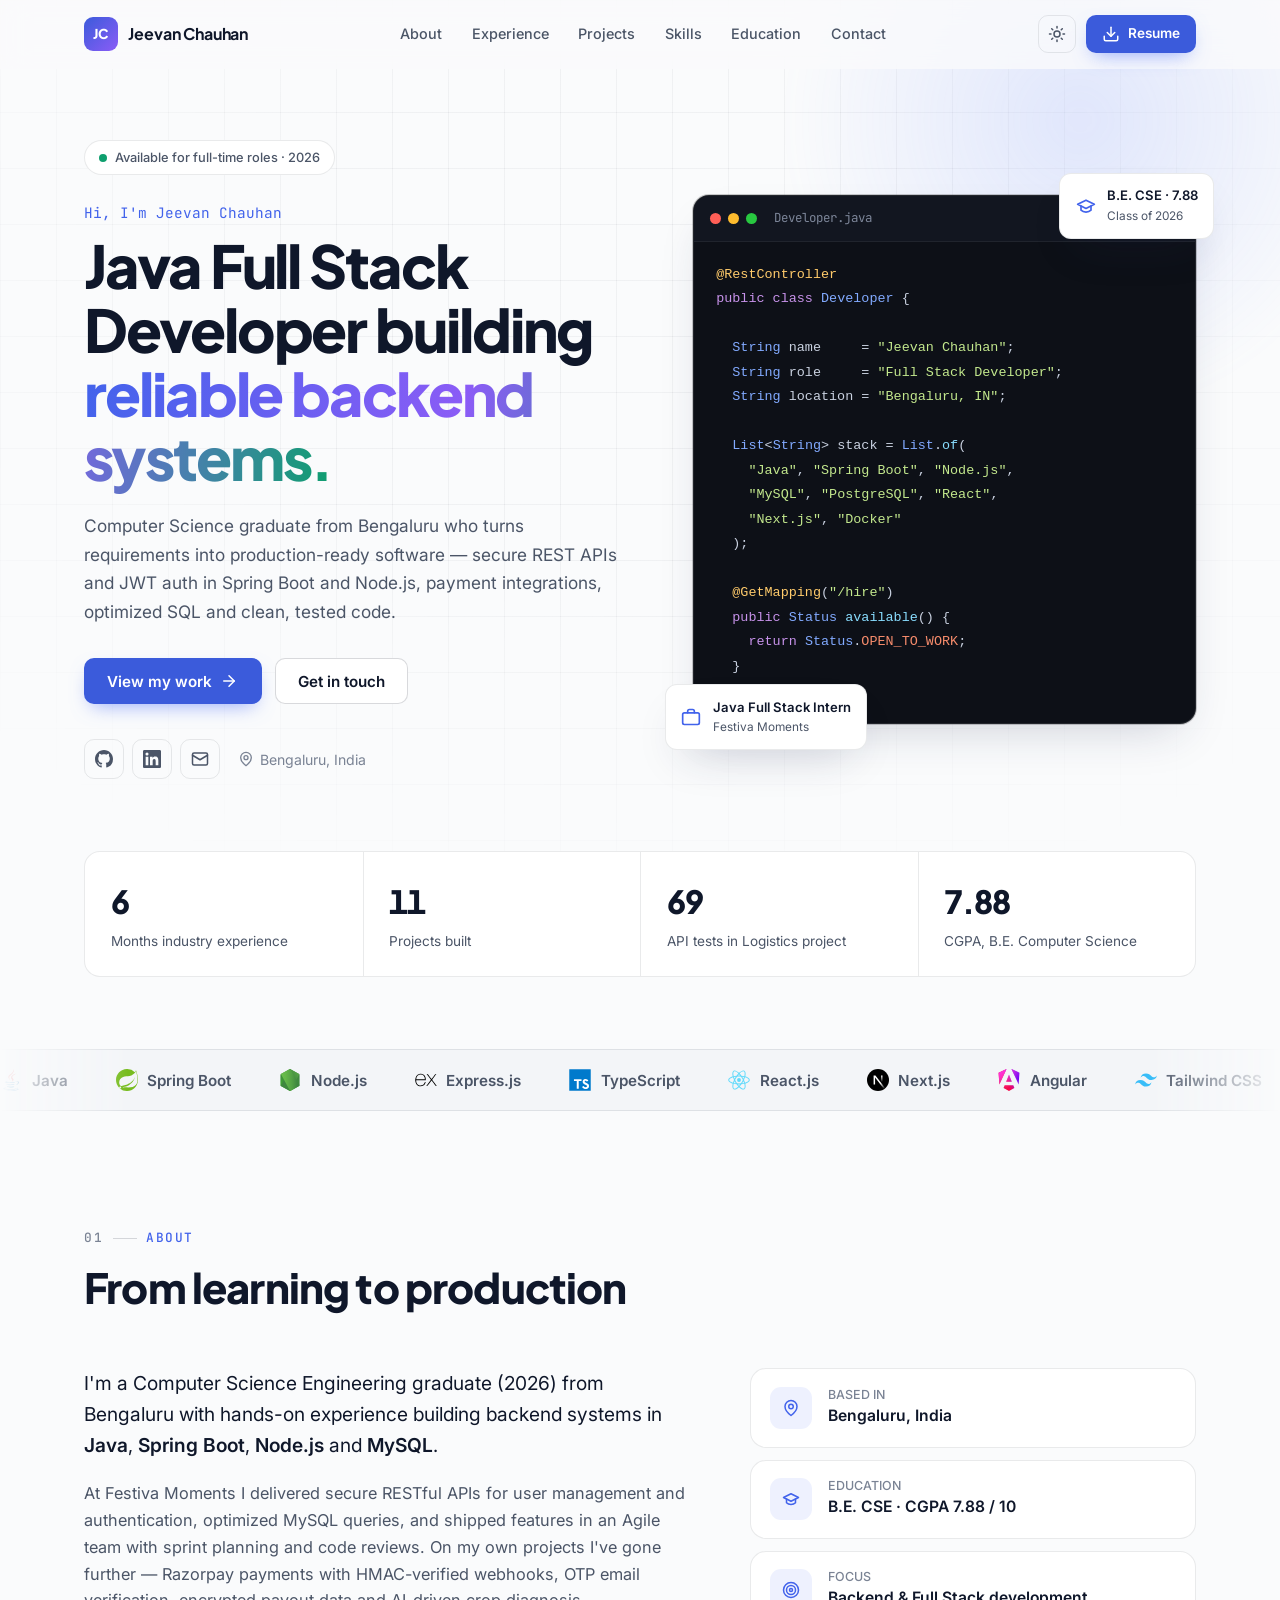
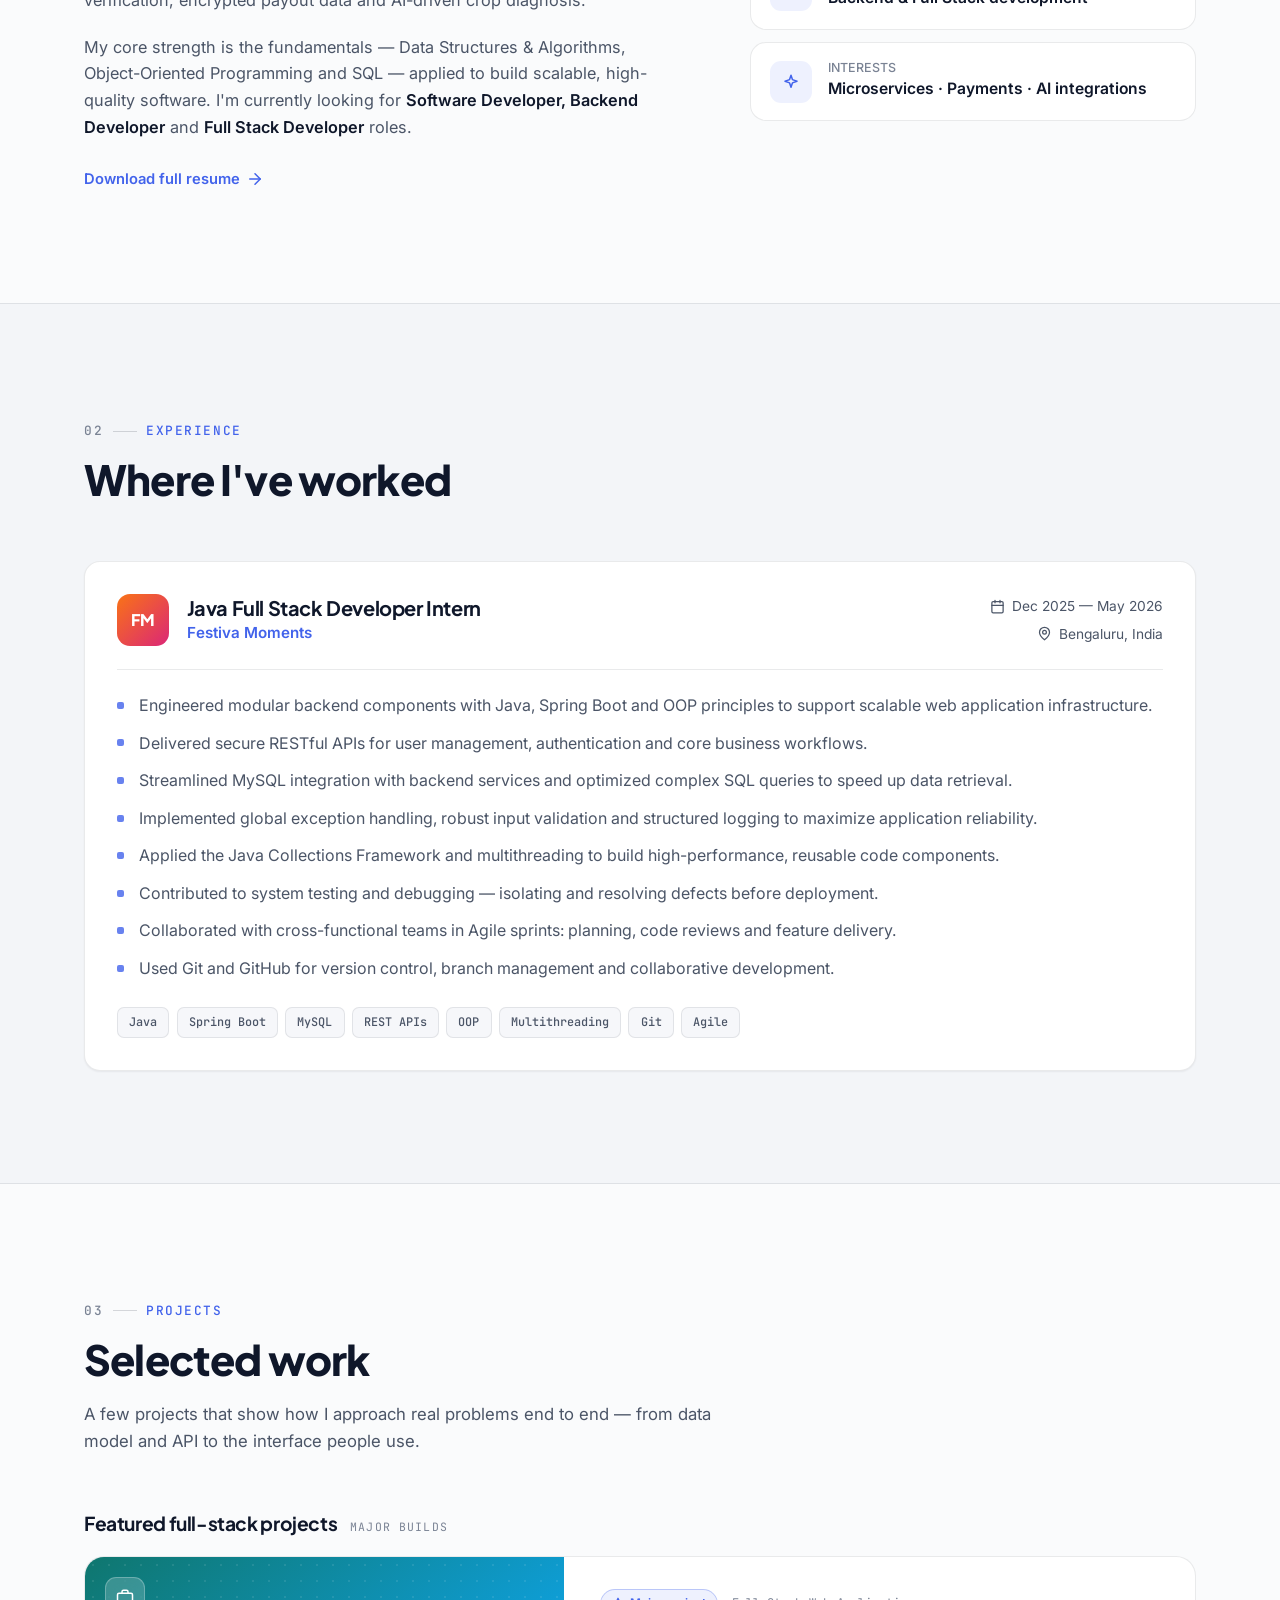
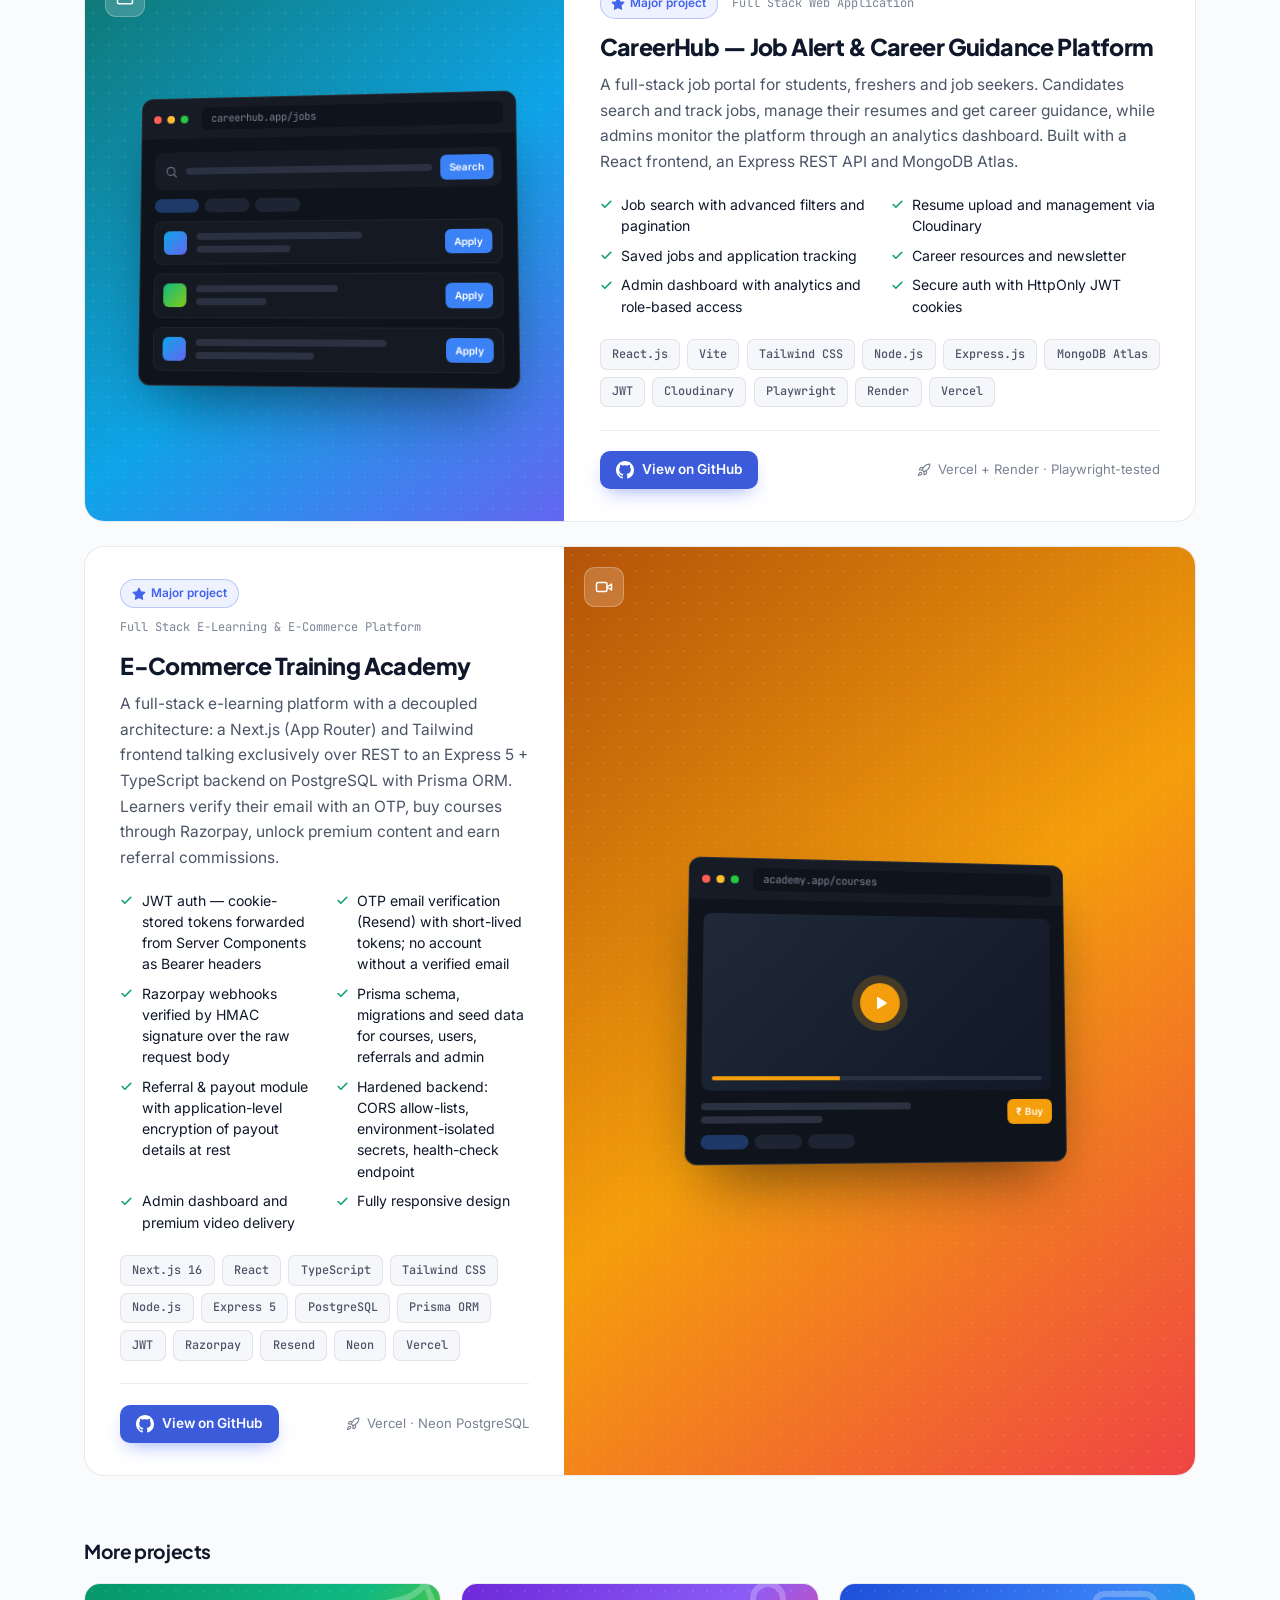
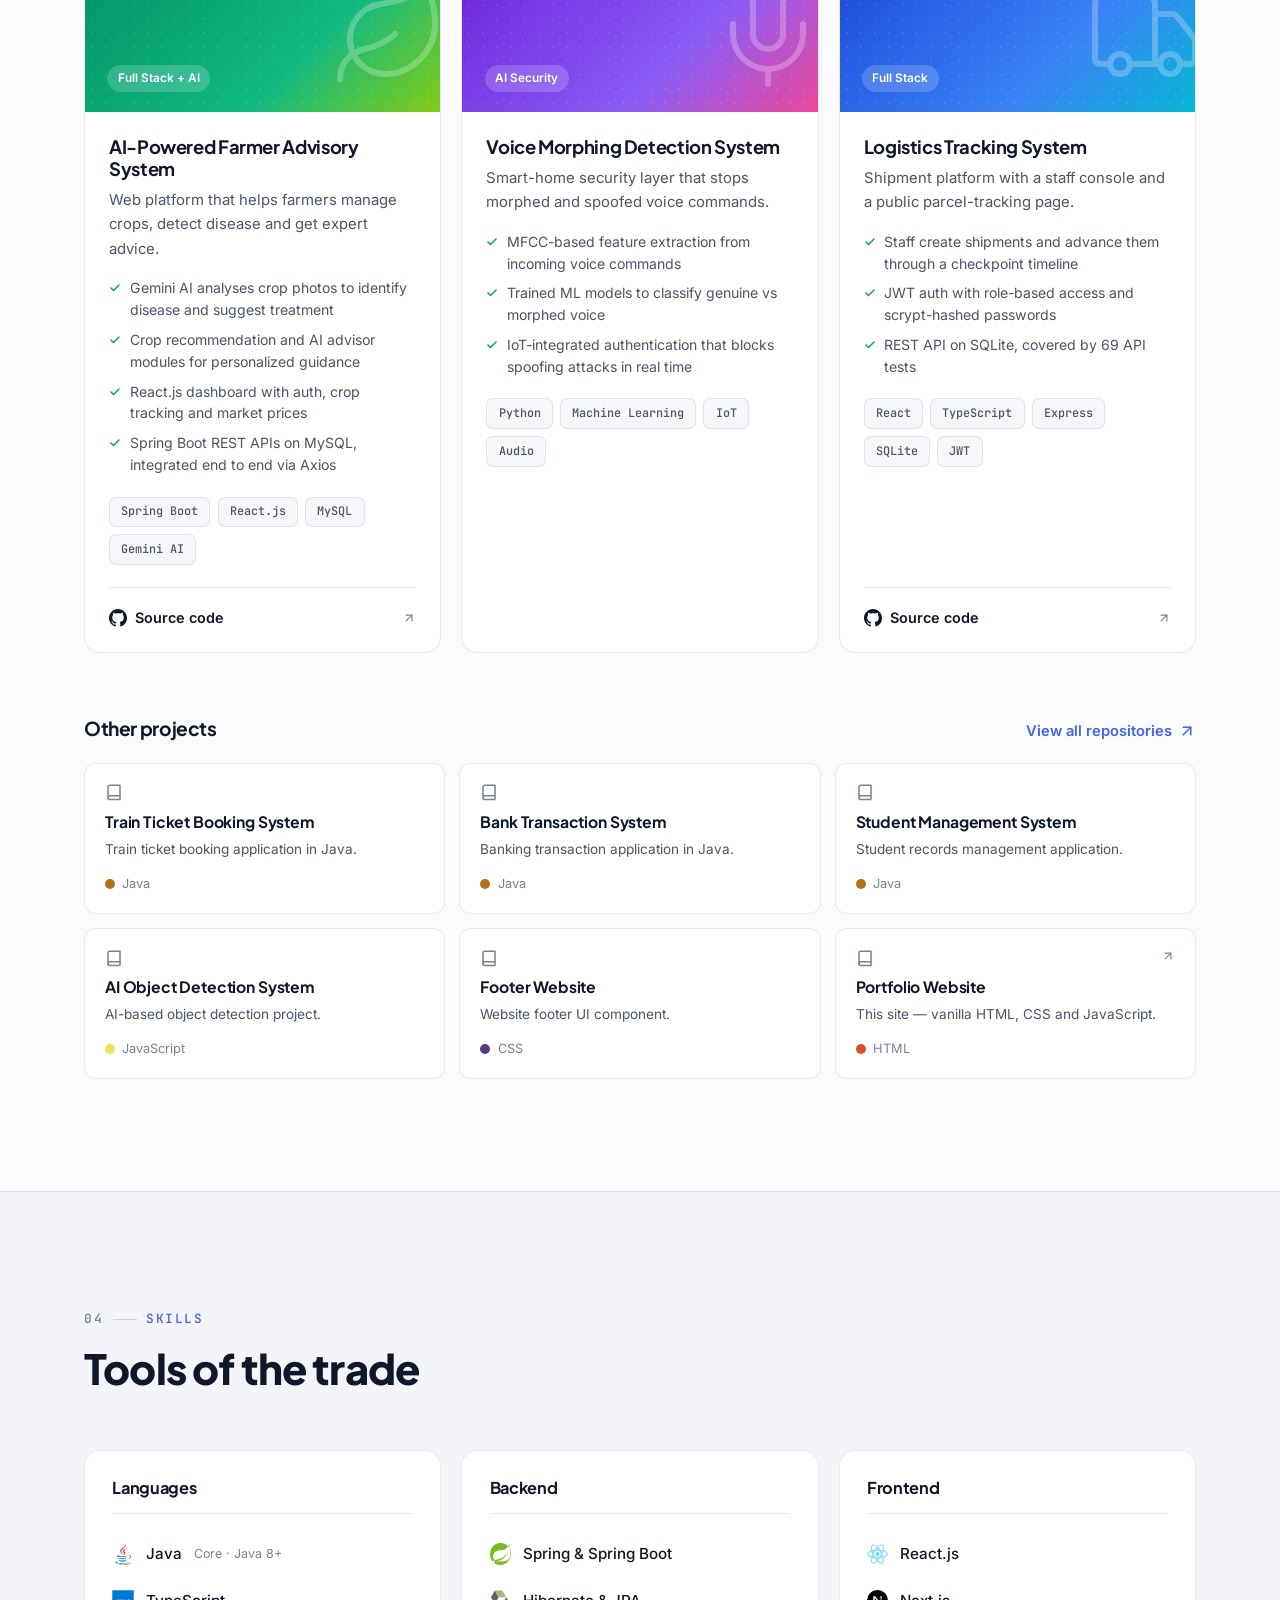
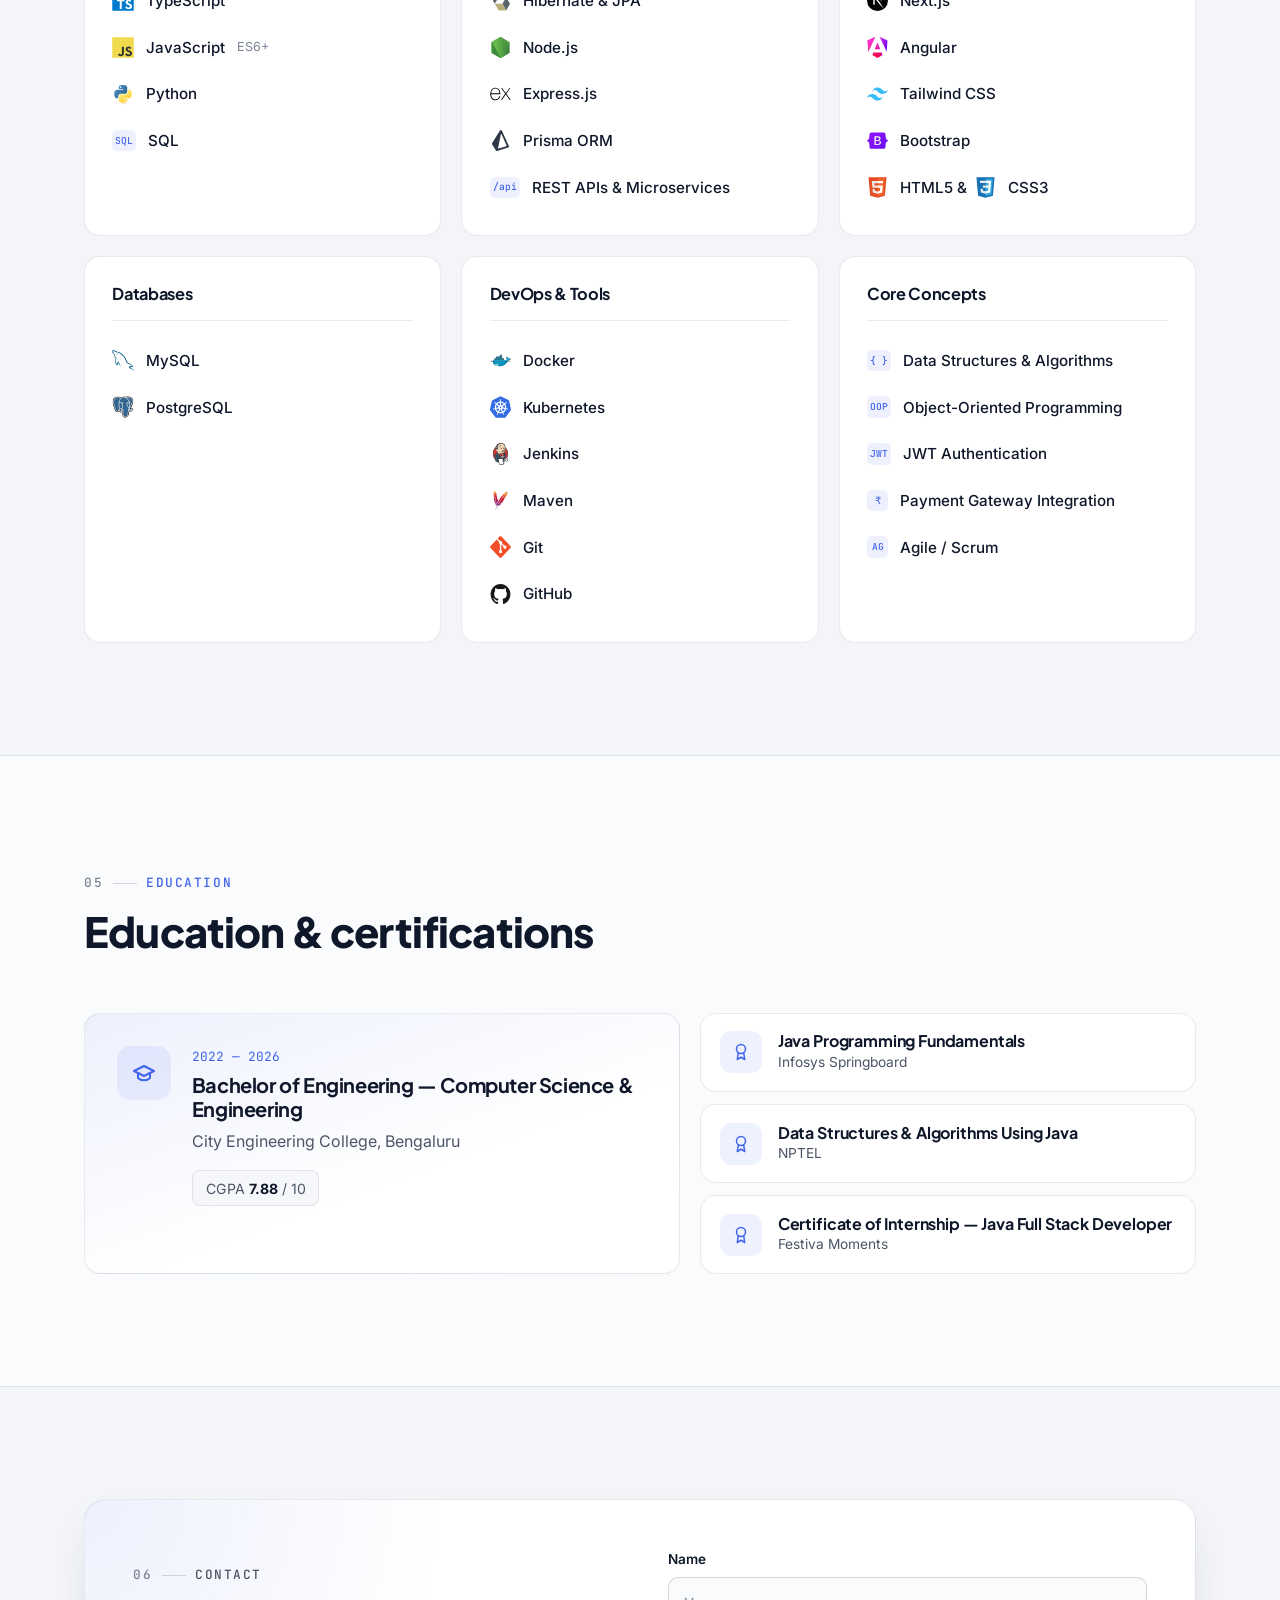
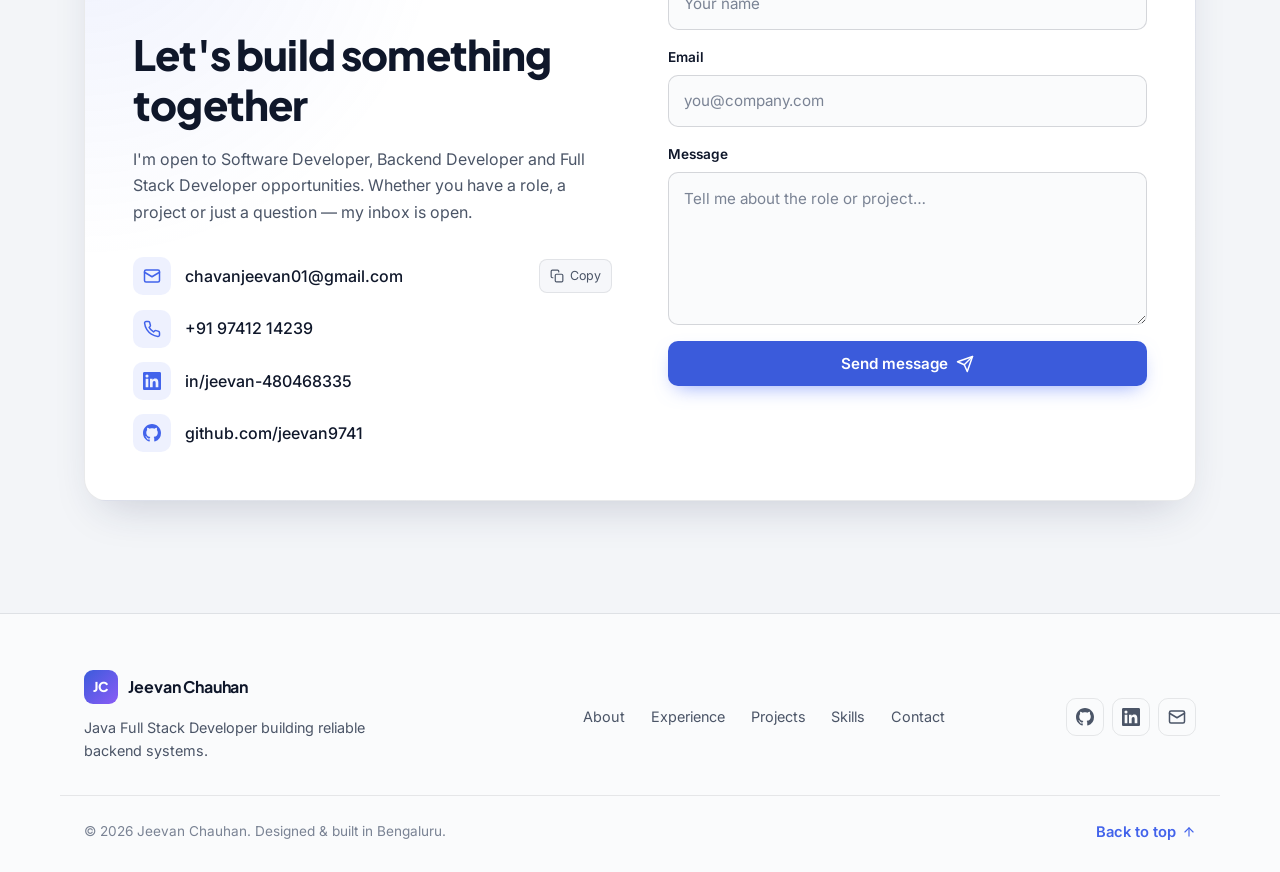
<file: index.html>
<!DOCTYPE html>
<html lang="en">
<head>
  <meta charset="UTF-8" />
  <meta name="viewport" content="width=device-width, initial-scale=1.0" />
  <title>Jeevan Chauhan — Java Full Stack Developer</title>
  <meta name="description" content="Jeevan Chauhan — Java Full Stack Developer from Bengaluru. Spring Boot, Node.js, REST APIs, MySQL/PostgreSQL, React.js, Next.js, Docker and payment &amp; AI integrations." />
  <meta name="author" content="Jeevan Chauhan" />
  <meta name="theme-color" content="#0b0d12" />
  <meta property="og:type" content="website" />
  <meta property="og:title" content="Jeevan Chauhan — Java Full Stack Developer" />
  <meta property="og:description" content="Java · Spring Boot · Node.js · REST APIs · React/Next.js · Docker. Open to Software, Backend and Full Stack roles." />
  <meta property="og:url" content="https://jeevan9741.github.io/portfolio_webside_system/" />
  <meta name="twitter:card" content="summary" />
  <link rel="icon" href="data:image/svg+xml,%3Csvg xmlns='http://www.w3.org/2000/svg' viewBox='0 0 64 64'%3E%3Crect width='64' height='64' rx='14' fill='%235b7cfa'/%3E%3Ctext x='50%25' y='55%25' dominant-baseline='middle' text-anchor='middle' font-family='Segoe UI,Arial' font-weight='800' font-size='30' fill='white'%3EJC%3C/text%3E%3C/svg%3E" />
  <script>
    // Apply saved/system theme before paint to avoid a flash
    (function () {
      var t = null;
      try { t = localStorage.getItem("theme"); } catch (e) {}
      if (!t) t = matchMedia("(prefers-color-scheme: light)").matches ? "light" : "dark";
      document.documentElement.setAttribute("data-theme", t);
    })();
  </script>
  <link rel="preconnect" href="https://fonts.googleapis.com" />
  <link rel="preconnect" href="https://fonts.gstatic.com" crossorigin />
  <link href="https://fonts.googleapis.com/css2?family=Inter:wght@400;500;600;700&family=JetBrains+Mono:wght@400;500&family=Plus+Jakarta+Sans:wght@600;700;800&display=swap" rel="stylesheet" />
  <link rel="stylesheet" href="style.css" />
</head>
<body>
  <!-- ICON SPRITE -->
  <svg width="0" height="0" style="position:absolute" aria-hidden="true">
    <defs>
      <symbol id="i-github" viewBox="0 0 16 16"><path fill="currentColor" stroke="none" d="M8 0C3.58 0 0 3.58 0 8c0 3.54 2.29 6.53 5.47 7.59.4.07.55-.17.55-.38 0-.19-.01-.82-.01-1.49-2.01.37-2.53-.49-2.69-.94-.09-.23-.48-.94-.82-1.13-.28-.15-.68-.52-.01-.53.63-.01 1.08.58 1.23.82.72 1.21 1.87.87 2.33.66.07-.52.28-.87.51-1.07-1.78-.2-3.64-.89-3.64-3.95 0-.87.31-1.59.82-2.15-.08-.2-.36-1.02.08-2.12 0 0 .67-.21 2.2.82.64-.18 1.32-.27 2-.27.68 0 1.36.09 2 .27 1.53-1.04 2.2-.82 2.2-.82.44 1.1.16 1.92.08 2.12.51.56.82 1.27.82 2.15 0 3.07-1.87 3.75-3.65 3.95.29.25.54.73.54 1.48 0 1.07-.01 1.93-.01 2.2 0 .21.15.46.55.38A8.013 8.013 0 0016 8c0-4.42-3.58-8-8-8z"/></symbol>
      <symbol id="i-linkedin" viewBox="0 0 24 24"><path fill="currentColor" stroke="none" d="M20.45 20.45h-3.56v-5.57c0-1.33-.02-3.04-1.85-3.04-1.85 0-2.14 1.45-2.14 2.94v5.67H9.35V9h3.41v1.56h.05c.48-.9 1.64-1.85 3.37-1.85 3.6 0 4.27 2.37 4.27 5.46v6.28zM5.34 7.43a2.06 2.06 0 1 1 0-4.13 2.06 2.06 0 0 1 0 4.13zM7.12 20.45H3.56V9h3.56v11.45zM22.22 0H1.77C.79 0 0 .77 0 1.73v20.54C0 23.23.79 24 1.77 24h20.45c.98 0 1.78-.77 1.78-1.73V1.73C24 .77 23.2 0 22.22 0z"/></symbol>
      <symbol id="i-mail" viewBox="0 0 24 24"><rect x="2" y="4" width="20" height="16" rx="2"/><path d="m22 7-10 6L2 7"/></symbol>
      <symbol id="i-phone" viewBox="0 0 24 24"><path d="M22 16.92v3a2 2 0 0 1-2.18 2 19.79 19.79 0 0 1-8.63-3.07 19.5 19.5 0 0 1-6-6 19.79 19.79 0 0 1-3.07-8.67A2 2 0 0 1 4.11 2h3a2 2 0 0 1 2 1.72c.13.96.36 1.9.7 2.81a2 2 0 0 1-.45 2.11L8.09 9.91a16 16 0 0 0 6 6l1.27-1.27a2 2 0 0 1 2.11-.45c.91.34 1.85.57 2.81.7A2 2 0 0 1 22 16.92z"/></symbol>
      <symbol id="i-download" viewBox="0 0 24 24"><path d="M21 15v4a2 2 0 0 1-2 2H5a2 2 0 0 1-2-2v-4"/><path d="m7 10 5 5 5-5"/><path d="M12 15V3"/></symbol>
      <symbol id="i-arrow-right" viewBox="0 0 24 24"><path d="M5 12h14"/><path d="m12 5 7 7-7 7"/></symbol>
      <symbol id="i-arrow-up-right" viewBox="0 0 24 24"><path d="M7 17 17 7"/><path d="M7 7h10v10"/></symbol>
      <symbol id="i-arrow-up" viewBox="0 0 24 24"><path d="m5 12 7-7 7 7"/><path d="M12 19V5"/></symbol>
      <symbol id="i-pin" viewBox="0 0 24 24"><path d="M20 10c0 6-8 12-8 12s-8-6-8-12a8 8 0 0 1 16 0z"/><circle cx="12" cy="10" r="3"/></symbol>
      <symbol id="i-cap" viewBox="0 0 24 24"><path d="M22 10 12 5 2 10l10 5 10-5z"/><path d="M6 12v5c3 3 9 3 12 0v-5"/></symbol>
      <symbol id="i-award" viewBox="0 0 24 24"><circle cx="12" cy="8" r="6"/><path d="M15.48 12.89 17 22l-5-3-5 3 1.52-9.11"/></symbol>
      <symbol id="i-target" viewBox="0 0 24 24"><circle cx="12" cy="12" r="10"/><circle cx="12" cy="12" r="6"/><circle cx="12" cy="12" r="2"/></symbol>
      <symbol id="i-spark" viewBox="0 0 24 24"><path d="M12 3l1.9 5.8L20 11l-6.1 2.2L12 19l-1.9-5.8L4 11l6.1-2.2z"/></symbol>
      <symbol id="i-briefcase" viewBox="0 0 24 24"><rect x="2" y="7" width="20" height="14" rx="2"/><path d="M16 7V5a2 2 0 0 0-2-2h-4a2 2 0 0 0-2 2v2"/></symbol>
      <symbol id="i-repo" viewBox="0 0 24 24"><path d="M4 19.5A2.5 2.5 0 0 1 6.5 17H20V3H6.5A2.5 2.5 0 0 0 4 5.5z"/><path d="M4 19.5A2.5 2.5 0 0 0 6.5 22H20v-5"/></symbol>
      <symbol id="i-leaf" viewBox="0 0 24 24"><path d="M11 20A7 7 0 0 1 9.8 6.1C15.5 5 17 4.48 19 2c1 2 2 4.18 2 8 0 5.5-4.78 10-10 10z"/><path d="M2 21c0-3 1.85-5.36 5.08-6C9.5 14.52 12 13 13 12"/></symbol>
      <symbol id="i-mic" viewBox="0 0 24 24"><path d="M12 2a3 3 0 0 0-3 3v7a3 3 0 0 0 6 0V5a3 3 0 0 0-3-3z"/><path d="M19 10v2a7 7 0 0 1-14 0v-2"/><path d="M12 19v3"/></symbol>
      <symbol id="i-truck" viewBox="0 0 24 24"><path d="M14 18V6a2 2 0 0 0-2-2H4a2 2 0 0 0-2 2v11a1 1 0 0 0 1 1h2"/><path d="M15 18H9"/><path d="M19 18h2a1 1 0 0 0 1-1v-3.65a1 1 0 0 0-.22-.62l-3.48-4.35A1 1 0 0 0 17.52 8H14"/><circle cx="17" cy="18" r="2"/><circle cx="7" cy="18" r="2"/></symbol>
      <symbol id="i-sun" viewBox="0 0 24 24"><circle cx="12" cy="12" r="4"/><path d="M12 2v2M12 20v2M4.93 4.93l1.41 1.41M17.66 17.66l1.41 1.41M2 12h2M20 12h2M6.34 17.66l-1.41 1.41M19.07 4.93l-1.41 1.41"/></symbol>
      <symbol id="i-moon" viewBox="0 0 24 24"><path d="M12 3a6 6 0 0 0 9 9 9 9 0 1 1-9-9z"/></symbol>
      <symbol id="i-menu" viewBox="0 0 24 24"><path d="M4 7h16M4 12h16M4 17h16"/></symbol>
      <symbol id="i-close" viewBox="0 0 24 24"><path d="M18 6 6 18M6 6l12 12"/></symbol>
      <symbol id="i-copy" viewBox="0 0 24 24"><rect x="9" y="9" width="13" height="13" rx="2"/><path d="M5 15H4a2 2 0 0 1-2-2V4a2 2 0 0 1 2-2h9a2 2 0 0 1 2 2v1"/></symbol>
      <symbol id="i-check" viewBox="0 0 24 24"><path d="M20 6 9 17l-5-5"/></symbol>
      <symbol id="i-send" viewBox="0 0 24 24"><path d="m22 2-7 20-4-9-9-4z"/><path d="M22 2 11 13"/></symbol>
      <symbol id="i-star" viewBox="0 0 24 24"><path d="m12 2 3.09 6.26L22 9.27l-5 4.87 1.18 6.88L12 17.77l-6.18 3.25L7 14.14 2 9.27l6.91-1.01z"/></symbol>
      <symbol id="i-play" viewBox="0 0 24 24"><path fill="currentColor" d="M7 4v16l13-8z"/></symbol>
      <symbol id="i-video" viewBox="0 0 24 24"><path d="m22 8-6 4 6 4z"/><rect x="2" y="6" width="14" height="12" rx="2"/></symbol>
      <symbol id="i-search" viewBox="0 0 24 24"><circle cx="11" cy="11" r="7"/><path d="m21 21-4.3-4.3"/></symbol>
      <symbol id="i-rocket" viewBox="0 0 24 24"><path d="M4.5 16.5c-1.5 1.26-2 5-2 5s3.74-.5 5-2c.71-.84.7-2.13-.09-2.91a2.18 2.18 0 0 0-2.91-.09z"/><path d="M12 15 9 12a22 22 0 0 1 2-3.95A12.88 12.88 0 0 1 22 2c0 2.72-.78 7.5-6 11a22.35 22.35 0 0 1-4 2z"/><path d="M9 12H4s.55-3.03 2-4c1.62-1.08 5 0 5 0M12 15v5s3.03-.55 4-2c1.08-1.62 0-5 0-5"/></symbol>
      <symbol id="i-calendar" viewBox="0 0 24 24"><rect x="3" y="4" width="18" height="18" rx="2"/><path d="M16 2v4M8 2v4M3 10h18"/></symbol>
    </defs>
  </svg>

  <a href="#main" class="skip-link">Skip to content</a>
  <div class="progress" id="progress" aria-hidden="true"></div>

  <!-- NAVBAR -->
  <nav class="navbar" aria-label="Primary">
    <div class="container nav-inner">
      <a href="#home" class="brand" aria-label="Jeevan Chauhan — home">
        <span class="brand-mark">JC</span>
        <span class="brand-name">Jeevan Chauhan</span>
      </a>
      <ul class="nav-links" id="navLinks">
        <li><a href="#about">About</a></li>
        <li><a href="#experience">Experience</a></li>
        <li><a href="#projects">Projects</a></li>
        <li><a href="#skills">Skills</a></li>
        <li><a href="#education">Education</a></li>
        <li><a href="#contact">Contact</a></li>
        <li class="nav-cta-mobile"><a href="resume.pdf" download>Download Resume</a></li>
      </ul>
      <div class="nav-actions">
        <button class="icon-btn" id="themeToggle" aria-label="Dark theme" aria-pressed="true" title="Toggle theme">
          <svg class="i i-sun"><use href="#i-sun" /></svg>
          <svg class="i i-moon"><use href="#i-moon" /></svg>
        </button>
        <a href="resume.pdf" download class="btn btn-sm btn-primary nav-cta">
          <svg class="i"><use href="#i-download" /></svg> Resume
        </a>
        <button class="icon-btn hamburger" id="hamburger" aria-label="Open menu" aria-expanded="false" aria-controls="navLinks">
          <svg class="i"><use href="#i-menu" /></svg>
        </button>
      </div>
    </div>
  </nav>

  <!-- HERO -->
  <header id="home" class="hero">
    <div class="container hero-grid">
      <div class="hero-copy">
        <span class="badge"><span class="dot"></span> Available for full-time roles · 2026</span>
        <p class="hero-hello">Hi, I'm Jeevan Chauhan</p>
        <h1 class="hero-title">Java Full Stack Developer building <span class="grad">reliable backend systems.</span></h1>
        <p class="hero-lead">
          Computer Science graduate from Bengaluru who turns requirements into
          production-ready software — secure REST APIs and JWT auth in Spring Boot
          and Node.js, payment integrations, optimized SQL and clean, tested code.
        </p>
        <div class="hero-btns">
          <a href="#projects" class="btn btn-primary">View my work <svg class="i"><use href="#i-arrow-right" /></svg></a>
          <a href="#contact" class="btn btn-ghost">Get in touch</a>
        </div>
        <div class="hero-socials">
          <a href="https://github.com/jeevan9741" target="_blank" rel="noopener noreferrer" aria-label="GitHub"><svg class="i"><use href="#i-github" /></svg></a>
          <a href="https://www.linkedin.com/in/jeevan-480468335" target="_blank" rel="noopener noreferrer" aria-label="LinkedIn"><svg class="i"><use href="#i-linkedin" /></svg></a>
          <a href="mailto:chavanjeevan01@gmail.com" aria-label="Email"><svg class="i"><use href="#i-mail" /></svg></a>
          <span class="hero-loc"><svg class="i"><use href="#i-pin" /></svg> Bengaluru, India</span>
        </div>
      </div>

      <div class="hero-visual" aria-hidden="true">
        <div class="code-window">
          <div class="code-bar">
            <span class="tl r"></span><span class="tl y"></span><span class="tl g"></span>
            <span class="code-file">Developer.java</span>
          </div>
<pre class="code"><code><span class="a">@RestController</span>
<span class="k">public class</span> <span class="t">Developer</span> {

  <span class="t">String</span> name     = <span class="s">"Jeevan Chauhan"</span>;
  <span class="t">String</span> role     = <span class="s">"Full Stack Developer"</span>;
  <span class="t">String</span> location = <span class="s">"Bengaluru, IN"</span>;

  <span class="t">List</span>&lt;<span class="t">String</span>&gt; stack = <span class="t">List</span>.<span class="f">of</span>(
    <span class="s">"Java"</span>, <span class="s">"Spring Boot"</span>, <span class="s">"Node.js"</span>,
    <span class="s">"MySQL"</span>, <span class="s">"PostgreSQL"</span>, <span class="s">"React"</span>,
    <span class="s">"Next.js"</span>, <span class="s">"Docker"</span>
  );

  <span class="a">@GetMapping</span>(<span class="s">"/hire"</span>)
  <span class="k">public</span> <span class="t">Status</span> <span class="f">available</span>() {
    <span class="k">return</span> <span class="t">Status</span>.<span class="n">OPEN_TO_WORK</span>;
  }
}</code></pre>
        </div>
        <div class="float-card fc-1">
          <svg class="i"><use href="#i-briefcase" /></svg>
          <div><strong>Java Full Stack Intern</strong><span>Festiva Moments</span></div>
        </div>
        <div class="float-card fc-2">
          <svg class="i"><use href="#i-cap" /></svg>
          <div><strong>B.E. CSE · 7.88</strong><span>Class of 2026</span></div>
        </div>
      </div>
    </div>

    <div class="container">
      <ul class="stats" aria-label="Highlights">
        <li><strong data-count="6">6</strong><span>Months industry experience</span></li>
        <li><strong data-count="11">11</strong><span>Projects built</span></li>
        <li><strong data-count="69">69</strong><span>API tests in Logistics project</span></li>
        <li><strong data-count="7.88" data-decimals="2">7.88</strong><span>CGPA, B.E. Computer Science</span></li>
      </ul>
    </div>
  </header>

  <main id="main" tabindex="-1">
    <!-- TECH STRIP -->
    <div class="tech-strip" aria-hidden="true">
      <div class="marquee-track" id="marqueeTrack">
        <span><img class="ti" src="assets/icons/java.svg" alt="" width="22" height="22" />Java</span>
        <span><img class="ti" src="assets/icons/spring.svg" alt="" width="22" height="22" />Spring Boot</span>
        <span><img class="ti" src="assets/icons/nodejs.svg" alt="" width="22" height="22" />Node.js</span>
        <span><img class="ti" src="assets/icons/express.svg" alt="" width="22" height="22" />Express.js</span>
        <span><img class="ti" src="assets/icons/typescript.svg" alt="" width="22" height="22" />TypeScript</span>
        <span><img class="ti" src="assets/icons/react.svg" alt="" width="22" height="22" />React.js</span>
        <span><img class="ti" src="assets/icons/nextjs.svg" alt="" width="22" height="22" />Next.js</span>
        <span><img class="ti" src="assets/icons/angular.svg" alt="" width="22" height="22" />Angular</span>
        <span><img class="ti" src="assets/icons/tailwind.svg" alt="" width="22" height="22" />Tailwind CSS</span>
        <span><img class="ti" src="assets/icons/mysql.svg" alt="" width="22" height="22" />MySQL</span>
        <span><img class="ti" src="assets/icons/postgresql.svg" alt="" width="22" height="22" />PostgreSQL</span>
        <span><img class="ti" src="assets/icons/prisma.svg" alt="" width="22" height="22" />Prisma</span>
        <span><img class="ti" src="assets/icons/docker.svg" alt="" width="22" height="22" />Docker</span>
        <span><img class="ti" src="assets/icons/kubernetes.svg" alt="" width="22" height="22" />Kubernetes</span>
        <span><img class="ti" src="assets/icons/jenkins.svg" alt="" width="22" height="22" />Jenkins</span>
        <span><img class="ti" src="assets/icons/git.svg" alt="" width="22" height="22" />Git</span>
        <span><img class="ti" src="assets/icons/github.svg" alt="" width="22" height="22" />GitHub</span>
      </div>
    </div>

    <!-- 01 ABOUT -->
    <section id="about" class="section">
      <div class="container">
        <div class="section-head">
          <p class="eyebrow"><span>01</span> About</p>
          <h2>From learning to production</h2>
        </div>
        <div class="about-grid">
          <div class="about-text">
            <p class="about-lead">
              I'm a Computer Science Engineering graduate (2026) from Bengaluru with
              hands-on experience building backend systems in <strong>Java</strong>,
              <strong>Spring Boot</strong>, <strong>Node.js</strong> and <strong>MySQL</strong>.
            </p>
            <p>
              At Festiva Moments I delivered secure RESTful APIs for user management and
              authentication, optimized MySQL queries, and shipped features in an Agile
              team with sprint planning and code reviews. On my own projects I've gone
              further — Razorpay payments with HMAC-verified webhooks, OTP email
              verification, encrypted payout data and AI-driven crop diagnosis.
            </p>
            <p>
              My core strength is the fundamentals — Data Structures &amp; Algorithms,
              Object-Oriented Programming and SQL — applied to build scalable,
              high-quality software. I'm currently looking for <strong>Software Developer,
              Backend Developer</strong> and <strong>Full Stack Developer</strong> roles.
            </p>
            <a href="resume.pdf" download class="text-link">Download full resume <svg class="i"><use href="#i-arrow-right" /></svg></a>
          </div>
          <ul class="facts">
            <li><span class="fact-ico"><svg class="i"><use href="#i-pin" /></svg></span><div><h4>Based in</h4><p>Bengaluru, India</p></div></li>
            <li><span class="fact-ico"><svg class="i"><use href="#i-cap" /></svg></span><div><h4>Education</h4><p>B.E. CSE · CGPA 7.88 / 10</p></div></li>
            <li><span class="fact-ico"><svg class="i"><use href="#i-target" /></svg></span><div><h4>Focus</h4><p>Backend &amp; Full Stack development</p></div></li>
            <li><span class="fact-ico"><svg class="i"><use href="#i-spark" /></svg></span><div><h4>Interests</h4><p>Microservices · Payments · AI integrations</p></div></li>
          </ul>
        </div>
      </div>
    </section>

    <!-- 02 EXPERIENCE -->
    <section id="experience" class="section section-alt">
      <div class="container">
        <div class="section-head">
          <p class="eyebrow"><span>02</span> Experience</p>
          <h2>Where I've worked</h2>
        </div>
        <div class="timeline">
          <article class="exp-card">
            <div class="exp-head">
              <span class="exp-logo">FM</span>
              <div class="exp-title">
                <h3>Java Full Stack Developer Intern</h3>
                <p class="exp-company">Festiva Moments</p>
              </div>
              <div class="exp-meta">
                <span><svg class="i"><use href="#i-calendar" /></svg> Dec 2025 — May 2026</span>
                <span><svg class="i"><use href="#i-pin" /></svg> Bengaluru, India</span>
              </div>
            </div>
            <ul class="exp-list">
              <li>Engineered modular backend components with Java, Spring Boot and OOP principles to support scalable web application infrastructure.</li>
              <li>Delivered secure RESTful APIs for user management, authentication and core business workflows.</li>
              <li>Streamlined MySQL integration with backend services and optimized complex SQL queries to speed up data retrieval.</li>
              <li>Implemented global exception handling, robust input validation and structured logging to maximize application reliability.</li>
              <li>Applied the Java Collections Framework and multithreading to build high-performance, reusable code components.</li>
              <li>Contributed to system testing and debugging — isolating and resolving defects before deployment.</li>
              <li>Collaborated with cross-functional teams in Agile sprints: planning, code reviews and feature delivery.</li>
              <li>Used Git and GitHub for version control, branch management and collaborative development.</li>
            </ul>
            <div class="tags">
              <span>Java</span><span>Spring Boot</span><span>MySQL</span><span>REST APIs</span>
              <span>OOP</span><span>Multithreading</span><span>Git</span><span>Agile</span>
            </div>
          </article>
        </div>
      </div>
    </section>

    <!-- 03 PROJECTS -->
    <section id="projects" class="section">
      <div class="container">
        <div class="section-head">
          <p class="eyebrow"><span>03</span> Projects</p>
          <h2>Selected work</h2>
          <p class="section-sub">A few projects that show how I approach real problems end to end — from data model and API to the interface people use.</p>
        </div>

        <div class="group-head">
          <h3>Featured full-stack projects</h3>
          <span class="group-note">Major builds</span>
        </div>
        <div class="feat-list">
          <article class="feat-card">
            <!-- Banner placeholder: replace the .mock block with <img src="assets/careerhub.png" alt="CareerHub screenshot" /> when you have a screenshot -->
            <div class="feat-cover c-teal" aria-hidden="true">
              <div class="mock">
                <div class="mock-bar"><i></i><i></i><i></i><span>careerhub.app/jobs</span></div>
                <div class="mock-body">
                  <div class="mk-search"><svg class="i sm"><use href="#i-search" /></svg><b></b><em>Search</em></div>
                  <div class="mk-chips"><b></b><b></b><b></b></div>
                  <div class="mk-row"><span class="mk-logo"></span><div><b class="w70"></b><b class="w40"></b></div><em>Apply</em></div>
                  <div class="mk-row"><span class="mk-logo alt"></span><div><b class="w60"></b><b class="w30"></b></div><em>Apply</em></div>
                  <div class="mk-row"><span class="mk-logo"></span><div><b class="w80"></b><b class="w50"></b></div><em>Apply</em></div>
                </div>
              </div>
              <span class="feat-cover-ico"><svg class="i"><use href="#i-briefcase" /></svg></span>
            </div>
            <div class="feat-body">
              <div class="feat-meta">
                <span class="feat-badge"><svg class="i sm"><use href="#i-star" /></svg> Major project</span>
                <span class="feat-cat">Full Stack Web Application</span>
              </div>
              <h3>CareerHub — Job Alert &amp; Career Guidance Platform</h3>
              <p class="feat-desc">
                A full-stack job portal for students, freshers and job seekers. Candidates search and
                track jobs, manage their resumes and get career guidance, while admins monitor the
                platform through an analytics dashboard. Built with a React frontend, an Express REST
                API and MongoDB Atlas.
              </p>
              <ul class="feat-points">
                <li>Job search with advanced filters and pagination</li>
                <li>Resume upload and management via Cloudinary</li>
                <li>Saved jobs and application tracking</li>
                <li>Career resources and newsletter</li>
                <li>Admin dashboard with analytics and role-based access</li>
                <li>Secure auth with HttpOnly JWT cookies</li>
              </ul>
              <div class="tags">
                <span>React.js</span><span>Vite</span><span>Tailwind CSS</span><span>Node.js</span>
                <span>Express.js</span><span>MongoDB Atlas</span><span>JWT</span><span>Cloudinary</span>
                <span>Playwright</span><span>Render</span><span>Vercel</span>
              </div>
              <div class="feat-actions">
                <a class="btn btn-primary btn-sm" href="https://github.com/jeevan9741/CareerHub" target="_blank" rel="noopener noreferrer">
                  <svg class="i"><use href="#i-github" /></svg> View on GitHub
                </a>
                <span class="feat-deploy"><svg class="i sm"><use href="#i-rocket" /></svg> Vercel + Render · Playwright-tested</span>
              </div>
            </div>
          </article>

          <article class="feat-card flip">
            <!-- Banner placeholder: replace the .mock block with <img src="assets/academy.png" alt="E-Commerce Training Academy screenshot" /> when you have a screenshot -->
            <div class="feat-cover c-amber" aria-hidden="true">
              <div class="mock">
                <div class="mock-bar"><i></i><i></i><i></i><span>academy.app/courses</span></div>
                <div class="mock-body">
                  <div class="mk-video"><span class="mk-play"><svg class="i"><use href="#i-play" /></svg></span><b class="mk-progress"></b></div>
                  <div class="mk-course">
                    <div><b class="w70"></b><b class="w40"></b></div>
                    <em>₹ Buy</em>
                  </div>
                  <div class="mk-chips"><b></b><b></b><b></b></div>
                </div>
              </div>
              <span class="feat-cover-ico"><svg class="i"><use href="#i-video" /></svg></span>
            </div>
            <div class="feat-body">
              <div class="feat-meta">
                <span class="feat-badge"><svg class="i sm"><use href="#i-star" /></svg> Major project</span>
                <span class="feat-cat">Full Stack E-Learning &amp; E-Commerce Platform</span>
              </div>
              <h3>E-Commerce Training Academy</h3>
              <p class="feat-desc">
                A full-stack e-learning platform with a decoupled architecture: a Next.js (App Router) and
                Tailwind frontend talking exclusively over REST to an Express 5 + TypeScript backend on
                PostgreSQL with Prisma ORM. Learners verify their email with an OTP, buy courses through
                Razorpay, unlock premium content and earn referral commissions.
              </p>
              <ul class="feat-points">
                <li>JWT auth — cookie-stored tokens forwarded from Server Components as Bearer headers</li>
                <li>OTP email verification (Resend) with short-lived tokens; no account without a verified email</li>
                <li>Razorpay webhooks verified by HMAC signature over the raw request body</li>
                <li>Prisma schema, migrations and seed data for courses, users, referrals and admin</li>
                <li>Referral &amp; payout module with application-level encryption of payout details at rest</li>
                <li>Hardened backend: CORS allow-lists, environment-isolated secrets, health-check endpoint</li>
                <li>Admin dashboard and premium video delivery</li>
                <li>Fully responsive design</li>
              </ul>
              <div class="tags">
                <span>Next.js 16</span><span>React</span><span>TypeScript</span><span>Tailwind CSS</span>
                <span>Node.js</span><span>Express 5</span><span>PostgreSQL</span><span>Prisma ORM</span>
                <span>JWT</span><span>Razorpay</span><span>Resend</span><span>Neon</span><span>Vercel</span>
              </div>
              <div class="feat-actions">
                <a class="btn btn-primary btn-sm" href="https://github.com/jeevan9741/Ecommerce_webside" target="_blank" rel="noopener noreferrer">
                  <svg class="i"><use href="#i-github" /></svg> View on GitHub
                </a>
                <span class="feat-deploy"><svg class="i sm"><use href="#i-rocket" /></svg> Vercel · Neon PostgreSQL</span>
              </div>
            </div>
          </article>
        </div>

        <div class="group-head">
          <h3>More projects</h3>
        </div>
        <div class="proj-grid">
          <article class="proj-card">
            <div class="proj-cover c-green"><svg class="i"><use href="#i-leaf" /></svg><span>Full Stack + AI</span></div>
            <div class="proj-body">
              <h3>AI-Powered Farmer Advisory System</h3>
              <p>Web platform that helps farmers manage crops, detect disease and get expert advice.</p>
              <ul class="proj-points">
                <li>Gemini AI analyses crop photos to identify disease and suggest treatment</li>
                <li>Crop recommendation and AI advisor modules for personalized guidance</li>
                <li>React.js dashboard with auth, crop tracking and market prices</li>
                <li>Spring Boot REST APIs on MySQL, integrated end to end via Axios</li>
              </ul>
              <div class="tags"><span>Spring Boot</span><span>React.js</span><span>MySQL</span><span>Gemini AI</span></div>
              <a class="proj-link" href="https://github.com/jeevan9741/AI-powered-farmer-advisor-system" target="_blank" rel="noopener noreferrer"><svg class="i"><use href="#i-github" /></svg> Source code <svg class="i sm"><use href="#i-arrow-up-right" /></svg></a>
            </div>
          </article>

          <article class="proj-card">
            <div class="proj-cover c-violet"><svg class="i"><use href="#i-mic" /></svg><span>AI Security</span></div>
            <div class="proj-body">
              <h3>Voice Morphing Detection System</h3>
              <p>Smart-home security layer that stops morphed and spoofed voice commands.</p>
              <ul class="proj-points">
                <li>MFCC-based feature extraction from incoming voice commands</li>
                <li>Trained ML models to classify genuine vs morphed voice</li>
                <li>IoT-integrated authentication that blocks spoofing attacks in real time</li>
              </ul>
              <div class="tags"><span>Python</span><span>Machine Learning</span><span>IoT</span><span>Audio</span></div>
            </div>
          </article>

          <article class="proj-card">
            <div class="proj-cover c-blue"><svg class="i"><use href="#i-truck" /></svg><span>Full Stack</span></div>
            <div class="proj-body">
              <h3>Logistics Tracking System</h3>
              <p>Shipment platform with a staff console and a public parcel-tracking page.</p>
              <ul class="proj-points">
                <li>Staff create shipments and advance them through a checkpoint timeline</li>
                <li>JWT auth with role-based access and scrypt-hashed passwords</li>
                <li>REST API on SQLite, covered by 69 API tests</li>
              </ul>
              <div class="tags"><span>React</span><span>TypeScript</span><span>Express</span><span>SQLite</span><span>JWT</span></div>
              <a class="proj-link" href="https://github.com/jeevan9741/Logistics-Tracking-System" target="_blank" rel="noopener noreferrer"><svg class="i"><use href="#i-github" /></svg> Source code <svg class="i sm"><use href="#i-arrow-up-right" /></svg></a>
            </div>
          </article>
        </div>

        <div class="more-head">
          <h3>Other projects</h3>
          <a href="https://github.com/jeevan9741?tab=repositories" target="_blank" rel="noopener noreferrer" class="text-link">View all repositories <svg class="i"><use href="#i-arrow-up-right" /></svg></a>
        </div>
        <div class="repo-grid">
          <div class="repo-card static">
            <div class="repo-top"><svg class="i"><use href="#i-repo" /></svg></div>
            <h4>Train Ticket Booking System</h4><p>Train ticket booking application in Java.</p>
            <span class="lang"><i style="--c:#b07219"></i>Java</span>
          </div>
          <div class="repo-card static">
            <div class="repo-top"><svg class="i"><use href="#i-repo" /></svg></div>
            <h4>Bank Transaction System</h4><p>Banking transaction application in Java.</p>
            <span class="lang"><i style="--c:#b07219"></i>Java</span>
          </div>
          <div class="repo-card static">
            <div class="repo-top"><svg class="i"><use href="#i-repo" /></svg></div>
            <h4>Student Management System</h4><p>Student records management application.</p>
            <span class="lang"><i style="--c:#b07219"></i>Java</span>
          </div>
          <div class="repo-card static">
            <div class="repo-top"><svg class="i"><use href="#i-repo" /></svg></div>
            <h4>AI Object Detection System</h4><p>AI-based object detection project.</p>
            <span class="lang"><i style="--c:#f1e05a"></i>JavaScript</span>
          </div>
          <div class="repo-card static">
            <div class="repo-top"><svg class="i"><use href="#i-repo" /></svg></div>
            <h4>Footer Website</h4><p>Website footer UI component.</p>
            <span class="lang"><i style="--c:#563d7c"></i>CSS</span>
          </div>
          <a class="repo-card" href="https://github.com/jeevan9741/portfolio_webside_system" target="_blank" rel="noopener noreferrer">
            <div class="repo-top"><svg class="i"><use href="#i-repo" /></svg><svg class="i sm ext"><use href="#i-arrow-up-right" /></svg></div>
            <h4>Portfolio Website</h4><p>This site — vanilla HTML, CSS and JavaScript.</p>
            <span class="lang"><i style="--c:#e34c26"></i>HTML</span>
          </a>
        </div>
      </div>
    </section>

    <!-- 04 SKILLS -->
    <section id="skills" class="section section-alt">
      <div class="container">
        <div class="section-head">
          <p class="eyebrow"><span>04</span> Skills</p>
          <h2>Tools of the trade</h2>
        </div>
        <div class="skill-grid">
          <div class="skill-card">
            <h3>Languages</h3>
            <ul class="skill-list">
              <li><img class="ti" src="assets/icons/java.svg" alt="" width="22" height="22" />Java <small>Core · Java 8+</small></li>
              <li><img class="ti" src="assets/icons/typescript.svg" alt="" width="22" height="22" />TypeScript</li>
              <li><img class="ti" src="assets/icons/javascript.svg" alt="" width="22" height="22" />JavaScript <small>ES6+</small></li>
              <li><img class="ti" src="assets/icons/python.svg" alt="" width="22" height="22" />Python</li>
              <li><span class="txt-ico">SQL</span>SQL</li>
            </ul>
          </div>
          <div class="skill-card">
            <h3>Backend</h3>
            <ul class="skill-list">
              <li><img class="ti" src="assets/icons/spring.svg" alt="" width="22" height="22" />Spring &amp; Spring Boot</li>
              <li><img class="ti" src="assets/icons/hibernate.svg" alt="" width="22" height="22" />Hibernate &amp; JPA</li>
              <li><img class="ti" src="assets/icons/nodejs.svg" alt="" width="22" height="22" />Node.js</li>
              <li><img class="ti" src="assets/icons/express.svg" alt="" width="22" height="22" />Express.js</li>
              <li><img class="ti" src="assets/icons/prisma.svg" alt="" width="22" height="22" />Prisma ORM</li>
              <li><span class="txt-ico">/api</span>REST APIs &amp; Microservices</li>
            </ul>
          </div>
          <div class="skill-card">
            <h3>Frontend</h3>
            <ul class="skill-list">
              <li><img class="ti" src="assets/icons/react.svg" alt="" width="22" height="22" />React.js</li>
              <li><img class="ti" src="assets/icons/nextjs.svg" alt="" width="22" height="22" />Next.js</li>
              <li><img class="ti" src="assets/icons/angular.svg" alt="" width="22" height="22" />Angular</li>
              <li><img class="ti" src="assets/icons/tailwind.svg" alt="" width="22" height="22" />Tailwind CSS</li>
              <li><img class="ti" src="assets/icons/bootstrap.svg" alt="" width="22" height="22" />Bootstrap</li>
              <li><img class="ti" src="assets/icons/html5.svg" alt="" width="22" height="22" />HTML5 &amp; <img class="ti inline" src="assets/icons/css3.svg" alt="" width="22" height="22" />CSS3</li>
            </ul>
          </div>
          <div class="skill-card">
            <h3>Databases</h3>
            <ul class="skill-list">
              <li><img class="ti" src="assets/icons/mysql.svg" alt="" width="22" height="22" />MySQL</li>
              <li><img class="ti" src="assets/icons/postgresql.svg" alt="" width="22" height="22" />PostgreSQL</li>
            </ul>
          </div>
          <div class="skill-card">
            <h3>DevOps &amp; Tools</h3>
            <ul class="skill-list">
              <li><img class="ti" src="assets/icons/docker.svg" alt="" width="22" height="22" />Docker</li>
              <li><img class="ti" src="assets/icons/kubernetes.svg" alt="" width="22" height="22" />Kubernetes</li>
              <li><img class="ti" src="assets/icons/jenkins.svg" alt="" width="22" height="22" />Jenkins</li>
              <li><img class="ti" src="assets/icons/maven.svg" alt="" width="22" height="22" />Maven</li>
              <li><img class="ti" src="assets/icons/git.svg" alt="" width="22" height="22" />Git</li>
              <li><img class="ti" src="assets/icons/github.svg" alt="" width="22" height="22" />GitHub</li>
            </ul>
          </div>
          <div class="skill-card">
            <h3>Core Concepts</h3>
            <ul class="skill-list">
              <li><span class="txt-ico">{ }</span>Data Structures &amp; Algorithms</li>
              <li><span class="txt-ico">OOP</span>Object-Oriented Programming</li>
              <li><span class="txt-ico">JWT</span>JWT Authentication</li>
              <li><span class="txt-ico">₹</span>Payment Gateway Integration</li>
              <li><span class="txt-ico">AG</span>Agile / Scrum</li>
            </ul>
          </div>
        </div>
      </div>
    </section>

    <!-- 05 EDUCATION -->
    <section id="education" class="section">
      <div class="container">
        <div class="section-head">
          <p class="eyebrow"><span>05</span> Education</p>
          <h2>Education &amp; certifications</h2>
        </div>
        <div class="edu-grid">
          <article class="edu-card">
            <span class="fact-ico lg"><svg class="i"><use href="#i-cap" /></svg></span>
            <div>
              <p class="edu-years">2022 — 2026</p>
              <h3>Bachelor of Engineering — Computer Science &amp; Engineering</h3>
              <p class="edu-school">City Engineering College, Bengaluru</p>
              <p class="edu-grade">CGPA <strong>7.88</strong> / 10</p>
            </div>
          </article>
          <div class="cert-list">
            <article class="cert-card">
              <span class="fact-ico"><svg class="i"><use href="#i-award" /></svg></span>
              <div><h4>Java Programming Fundamentals</h4><p>Infosys Springboard</p></div>
            </article>
            <article class="cert-card">
              <span class="fact-ico"><svg class="i"><use href="#i-award" /></svg></span>
              <div><h4>Data Structures &amp; Algorithms Using Java</h4><p>NPTEL</p></div>
            </article>
            <article class="cert-card">
              <span class="fact-ico"><svg class="i"><use href="#i-award" /></svg></span>
              <div><h4>Certificate of Internship — Java Full Stack Developer</h4><p>Festiva Moments</p></div>
            </article>
          </div>
        </div>
      </div>
    </section>

    <!-- 06 CONTACT -->
    <section id="contact" class="section section-alt">
      <div class="container">
        <div class="contact-panel">
          <div class="contact-intro">
            <p class="eyebrow"><span>06</span> Contact</p>
            <h2>Let's build something together</h2>
            <p>
              I'm open to Software Developer, Backend Developer and Full Stack Developer
              opportunities. Whether you have a role, a project or just a question — my
              inbox is open.
            </p>
            <ul class="contact-list">
              <li>
                <span class="fact-ico"><svg class="i"><use href="#i-mail" /></svg></span>
                <a href="mailto:chavanjeevan01@gmail.com">chavanjeevan01@gmail.com</a>
                <button type="button" class="copy-btn" id="copyEmail" data-email="chavanjeevan01@gmail.com" aria-label="Copy email address">
                  <svg class="i sm"><use href="#i-copy" /></svg><span>Copy</span>
                </button>
              </li>
              <li>
                <span class="fact-ico"><svg class="i"><use href="#i-phone" /></svg></span>
                <a href="tel:+919741214239">+91 97412 14239</a>
              </li>
              <li>
                <span class="fact-ico"><svg class="i"><use href="#i-linkedin" /></svg></span>
                <a href="https://www.linkedin.com/in/jeevan-480468335" target="_blank" rel="noopener noreferrer">in/jeevan-480468335</a>
              </li>
              <li>
                <span class="fact-ico"><svg class="i"><use href="#i-github" /></svg></span>
                <a href="https://github.com/jeevan9741" target="_blank" rel="noopener noreferrer">github.com/jeevan9741</a>
              </li>
            </ul>
          </div>

          <form class="contact-form" id="contactForm">
            <div class="field">
              <label for="name">Name</label>
              <input type="text" id="name" name="name" placeholder="Your name" autocomplete="name" required />
            </div>
            <div class="field">
              <label for="email">Email</label>
              <input type="email" id="email" name="email" placeholder="you@company.com" autocomplete="email" required />
            </div>
            <div class="field">
              <label for="message">Message</label>
              <textarea id="message" name="message" rows="5" placeholder="Tell me about the role or project…" required></textarea>
            </div>
            <button type="submit" class="btn btn-primary btn-block">Send message <svg class="i"><use href="#i-send" /></svg></button>
            <p class="form-note" id="formNote" role="status" aria-live="polite"></p>
          </form>
        </div>
      </div>
    </section>
  </main>

  <footer class="footer">
    <div class="container footer-inner">
      <div class="footer-brand">
        <a href="#home" class="brand"><span class="brand-mark">JC</span><span class="brand-name">Jeevan Chauhan</span></a>
        <p>Java Full Stack Developer building reliable backend systems.</p>
      </div>
      <nav class="footer-links" aria-label="Footer">
        <a href="#about">About</a><a href="#experience">Experience</a><a href="#projects">Projects</a>
        <a href="#skills">Skills</a><a href="#contact">Contact</a>
      </nav>
      <div class="footer-social">
        <a href="https://github.com/jeevan9741" target="_blank" rel="noopener noreferrer" aria-label="GitHub"><svg class="i"><use href="#i-github" /></svg></a>
        <a href="https://www.linkedin.com/in/jeevan-480468335" target="_blank" rel="noopener noreferrer" aria-label="LinkedIn"><svg class="i"><use href="#i-linkedin" /></svg></a>
        <a href="mailto:chavanjeevan01@gmail.com" aria-label="Email"><svg class="i"><use href="#i-mail" /></svg></a>
      </div>
    </div>
    <div class="container footer-bottom">
      <p>© <span id="year">2026</span> Jeevan Chauhan. Designed &amp; built in Bengaluru.</p>
      <a href="#home" class="text-link">Back to top <svg class="i sm"><use href="#i-arrow-up" /></svg></a>
    </div>
  </footer>

  <button class="to-top" id="toTop" aria-label="Back to top"><svg class="i"><use href="#i-arrow-up" /></svg></button>

  <script src="script.js"></script>
</body>
</html>
</file>
<file: style.css>
/* =========================================================
   TOKENS
   ========================================================= */
*, *::before, *::after { margin: 0; padding: 0; box-sizing: border-box; }

:root {
  --bg: #0b0d12;
  --bg-alt: #0f1218;
  --surface: #141820;
  --surface-2: #1a1f29;
  --text: #e7eaf0;
  --muted: #98a1b3;
  --subtle: #6b7385;
  --accent: #6d8bff;
  --accent-strong: #5b7cfa;
  --accent-soft: rgba(109, 139, 255, 0.12);
  --accent2: #34d399;
  --border: rgba(255, 255, 255, 0.08);
  --border-strong: rgba(255, 255, 255, 0.14);
  --nav-bg: rgba(11, 13, 18, 0.72);
  --shadow-sm: 0 1px 2px rgba(0, 0, 0, 0.3);
  --shadow: 0 20px 45px -15px rgba(0, 0, 0, 0.6);
  --grid-line: rgba(255, 255, 255, 0.035);

  --font-sans: "Inter", system-ui, -apple-system, "Segoe UI", sans-serif;
  --font-display: "Plus Jakarta Sans", "Inter", system-ui, sans-serif;
  --font-mono: "JetBrains Mono", ui-monospace, "Cascadia Code", Consolas, monospace;

  --radius: 16px;
  --radius-sm: 10px;
  --container: 1160px;
  color-scheme: dark;
}

[data-theme="light"] {
  --bg: #fafbfc;
  --bg-alt: #f3f5f8;
  --surface: #ffffff;
  --surface-2: #f6f7fa;
  --text: #0f172a;
  --muted: #4b5567;
  --subtle: #7a8394;
  --accent: #4263eb;
  --accent-strong: #3b5bdb;
  --accent-soft: rgba(66, 99, 235, 0.09);
  --accent2: #0e9f6e;
  --border: rgba(15, 23, 42, 0.09);
  --border-strong: rgba(15, 23, 42, 0.16);
  --nav-bg: rgba(250, 251, 252, 0.8);
  --shadow-sm: 0 1px 2px rgba(15, 23, 42, 0.06);
  --shadow: 0 20px 45px -18px rgba(30, 41, 80, 0.22);
  --grid-line: rgba(15, 23, 42, 0.045);
  color-scheme: light;
}

/* =========================================================
   BASE
   ========================================================= */
html { scroll-behavior: smooth; -webkit-text-size-adjust: 100%; }
body {
  font-family: var(--font-sans);
  font-size: 16px; line-height: 1.65;
  background: var(--bg); color: var(--text);
  -webkit-font-smoothing: antialiased;
  overflow-x: hidden;
}
a { color: inherit; text-decoration: none; }
img, svg { display: block; }
button { font: inherit; color: inherit; }
h1, h2, h3, h4 { font-family: var(--font-display); line-height: 1.2; letter-spacing: -0.02em; }

.container { width: 100%; max-width: var(--container); margin: 0 auto; padding: 0 24px; }

.i {
  width: 18px; height: 18px; flex-shrink: 0; display: inline-block;
  fill: none; stroke: currentColor; stroke-width: 2; stroke-linecap: round; stroke-linejoin: round;
}
.i.sm { width: 14px; height: 14px; }

/* =========================================================
   BUTTONS & LINKS
   ========================================================= */
.btn {
  display: inline-flex; align-items: center; justify-content: center; gap: 0.5rem;
  padding: 0.8rem 1.4rem; border-radius: var(--radius-sm);
  font-weight: 600; font-size: 0.95rem; line-height: 1; white-space: nowrap; cursor: pointer; border: 1px solid transparent;
  transition: background 0.2s, border-color 0.2s, color 0.2s, transform 0.2s, box-shadow 0.2s;
}
.btn .i { transition: transform 0.2s; }
.btn:hover .i { transform: translateX(2px); }
.btn-primary { background: var(--accent-strong); color: #fff; box-shadow: 0 8px 20px -8px rgba(91, 124, 250, 0.7); }
.btn-primary:hover { background: var(--accent); transform: translateY(-1px); }
.btn-ghost { border-color: var(--border-strong); color: var(--text); background: var(--surface); }
.btn-ghost:hover { border-color: var(--accent); color: var(--accent); }
.btn-sm { padding: 0.55rem 0.95rem; font-size: 0.85rem; }
.btn-block { width: 100%; }

.text-link {
  display: inline-flex; align-items: center; gap: 0.4rem;
  color: var(--accent); font-weight: 600; font-size: 0.92rem;
}
.text-link:hover { text-decoration: underline; text-underline-offset: 4px; }

.icon-btn {
  width: 38px; height: 38px; display: grid; place-items: center;
  border-radius: var(--radius-sm); border: 1px solid var(--border);
  background: transparent; color: var(--muted); cursor: pointer;
  transition: color 0.2s, border-color 0.2s, background 0.2s;
}
.icon-btn:hover { color: var(--text); border-color: var(--border-strong); background: var(--surface); }

/* =========================================================
   NAVBAR
   ========================================================= */
.navbar {
  position: fixed; inset: 0 0 auto 0; z-index: 100;
  background: var(--nav-bg);
  backdrop-filter: saturate(160%) blur(14px); -webkit-backdrop-filter: saturate(160%) blur(14px);
  border-bottom: 1px solid transparent;
  transition: border-color 0.3s, box-shadow 0.3s;
}
.navbar.scrolled { border-bottom-color: var(--border); box-shadow: var(--shadow-sm); }
.nav-inner { display: flex; align-items: center; justify-content: space-between; gap: 1.5rem; height: 68px; }

.brand { display: inline-flex; align-items: center; gap: 0.65rem; }
.brand-mark {
  width: 34px; height: 34px; border-radius: 9px; display: grid; place-items: center;
  font-family: var(--font-display); font-weight: 800; font-size: 0.85rem; color: #fff;
  background: linear-gradient(135deg, var(--accent-strong), #8b5cf6);
}
.brand-name { font-family: var(--font-display); font-weight: 700; font-size: 1rem; letter-spacing: -0.01em; }

.nav-links { display: flex; gap: 0.25rem; list-style: none; }
.nav-links a {
  display: block; padding: 0.45rem 0.8rem; border-radius: 8px;
  color: var(--muted); font-size: 0.9rem; font-weight: 500;
  transition: color 0.2s, background 0.2s;
}
.nav-links a:hover { color: var(--text); }
.nav-links a.active { color: var(--text); background: var(--accent-soft); }
.nav-cta-mobile { display: none; }

.nav-actions { display: flex; align-items: center; gap: 0.6rem; }
.hamburger { display: none; }
.i-sun { display: none; }
[data-theme="light"] .i-sun { display: inline-block; }
[data-theme="light"] .i-moon { display: none; }

/* =========================================================
   HERO
   ========================================================= */
.hero {
  position: relative; padding: 140px 0 72px; overflow: hidden;
}
.hero::before {
  /* faint grid, faded at the edges */
  content: ""; position: absolute; inset: 0; z-index: -1;
  background-image:
    linear-gradient(var(--grid-line) 1px, transparent 1px),
    linear-gradient(90deg, var(--grid-line) 1px, transparent 1px);
  background-size: 56px 56px;
  mask-image: radial-gradient(ellipse 70% 60% at 50% 30%, #000 40%, transparent 100%);
  -webkit-mask-image: radial-gradient(ellipse 70% 60% at 50% 30%, #000 40%, transparent 100%);
}
.hero::after {
  content: ""; position: absolute; z-index: -1; top: -200px; right: -120px;
  width: 640px; height: 640px; border-radius: 50%;
  background: radial-gradient(circle, rgba(109, 139, 255, 0.18), transparent 65%);
  filter: blur(10px);
}

.hero-grid { display: grid; grid-template-columns: 1.1fr 1fr; gap: 56px; align-items: center; }

.badge {
  display: inline-flex; align-items: center; gap: 0.55rem;
  padding: 0.38rem 0.85rem; border-radius: 999px;
  border: 1px solid var(--border); background: var(--surface);
  font-size: 0.8rem; font-weight: 500; color: var(--muted);
}
.dot {
  width: 8px; height: 8px; border-radius: 50%; background: var(--accent2);
  box-shadow: 0 0 0 0 rgba(52, 211, 153, 0.6); animation: ping 2s infinite;
}
@keyframes ping { 70% { box-shadow: 0 0 0 7px rgba(52, 211, 153, 0); } 100% { box-shadow: 0 0 0 0 rgba(52, 211, 153, 0); } }

.hero-hello { margin: 1.6rem 0 0.6rem; font-family: var(--font-mono); font-size: 0.9rem; color: var(--accent); }
.hero-title { font-size: clamp(2.3rem, 5.2vw, 3.7rem); font-weight: 800; letter-spacing: -0.035em; line-height: 1.08; }
.grad {
  background: linear-gradient(100deg, var(--accent) 0%, #8b5cf6 55%, var(--accent2) 100%);
  -webkit-background-clip: text; background-clip: text; color: transparent;
}
.hero-lead { margin: 1.4rem 0 2rem; max-width: 540px; font-size: 1.08rem; color: var(--muted); }
.hero-btns { display: flex; gap: 0.8rem; flex-wrap: wrap; }

.hero-socials { display: flex; align-items: center; gap: 0.5rem; margin-top: 2.2rem; flex-wrap: wrap; }
.hero-socials a {
  width: 40px; height: 40px; display: grid; place-items: center;
  border-radius: var(--radius-sm); border: 1px solid var(--border); color: var(--muted);
  transition: color 0.2s, border-color 0.2s, transform 0.2s;
}
.hero-socials a:hover { color: var(--text); border-color: var(--border-strong); transform: translateY(-2px); }
.hero-loc { display: inline-flex; align-items: center; gap: 0.4rem; margin-left: 0.6rem; font-size: 0.88rem; color: var(--subtle); }
.hero-loc .i { width: 16px; height: 16px; }

/* code window */
.hero-visual { position: relative; }
.code-window {
  border-radius: var(--radius); overflow: hidden;
  background: #0d1017; border: 1px solid rgba(255, 255, 255, 0.09);
  box-shadow: var(--shadow), 0 0 0 1px rgba(0, 0, 0, 0.2);
}
.code-bar {
  display: flex; align-items: center; gap: 7px; padding: 12px 16px;
  background: #121620; border-bottom: 1px solid rgba(255, 255, 255, 0.06);
}
.tl { width: 11px; height: 11px; border-radius: 50%; }
.tl.r { background: #ff5f57; } .tl.y { background: #febc2e; } .tl.g { background: #28c840; }
.code-file { margin-left: 10px; font-family: var(--font-mono); font-size: 0.78rem; color: #7d8699; }
.code {
  margin: 0; padding: 20px 22px; overflow-x: auto;
  font-family: var(--font-mono); font-size: 0.84rem; line-height: 1.75; color: #c9d1e0;
}
.code .k { color: #c792ea; } .code .t { color: #82aaff; } .code .s { color: #c3e88d; }
.code .a { color: #ffcb6b; } .code .f { color: #89ddff; } .code .n { color: #f78c6c; }

.float-card {
  position: absolute; display: flex; align-items: center; gap: 0.7rem;
  padding: 0.7rem 0.95rem; border-radius: 12px;
  background: var(--surface); border: 1px solid var(--border); box-shadow: var(--shadow);
  animation: float 6s ease-in-out infinite;
}
.float-card .i { color: var(--accent); width: 20px; height: 20px; }
.float-card strong { display: block; font-size: 0.82rem; font-weight: 600; }
.float-card span { display: block; font-size: 0.74rem; color: var(--muted); }
.fc-1 { left: -28px; bottom: -26px; }
.fc-2 { right: -18px; top: -22px; animation-delay: -3s; }
@keyframes float { 50% { transform: translateY(-8px); } }

/* stats */
.stats {
  list-style: none; margin-top: 72px;
  display: grid; grid-template-columns: repeat(4, 1fr);
  border: 1px solid var(--border); border-radius: var(--radius); background: var(--surface);
  overflow: hidden;
}
.stats li { padding: 1.4rem 1.6rem; }
.stats li + li { border-left: 1px solid var(--border); }
.stats strong {
  display: block; font-family: var(--font-display); font-size: 2rem; font-weight: 800;
  letter-spacing: -0.03em; font-variant-numeric: tabular-nums;
}
.stats span { font-size: 0.85rem; color: var(--muted); }

/* =========================================================
   TECH STRIP
   ========================================================= */
.tech-strip {
  border-block: 1px solid var(--border); background: var(--bg-alt);
  overflow: hidden; padding: 1.1rem 0;
  mask-image: linear-gradient(90deg, transparent, #000 10%, #000 90%, transparent);
  -webkit-mask-image: linear-gradient(90deg, transparent, #000 10%, #000 90%, transparent);
}
.marquee-track { display: flex; gap: 3rem; width: max-content; animation: scroll 40s linear infinite; }
.tech-strip:hover .marquee-track { animation-play-state: paused; }
.marquee-track span {
  display: inline-flex; align-items: center; gap: 0.6rem;
  color: var(--muted); font-weight: 600; font-size: 0.95rem; white-space: nowrap;
}
.marquee-track .ti { width: 22px; height: 22px; }
@keyframes scroll { to { transform: translateX(-50%); } }

/* =========================================================
   SECTIONS
   ========================================================= */
.section { padding: 112px 0; }
.section-alt { background: var(--bg-alt); border-block: 1px solid var(--border); }
.section-head { max-width: 640px; margin-bottom: 56px; }
.eyebrow {
  display: inline-flex; align-items: center; gap: 0.6rem;
  font-family: var(--font-mono); font-size: 0.8rem; font-weight: 500;
  text-transform: uppercase; letter-spacing: 0.12em; color: var(--accent);
}
.eyebrow span { color: var(--subtle); }
.eyebrow span::after { content: ""; display: inline-block; width: 24px; height: 1px; margin-left: 0.6rem; vertical-align: middle; background: var(--border-strong); }
.section-head h2, .contact-intro h2 { margin-top: 0.8rem; font-size: clamp(1.9rem, 3.6vw, 2.6rem); font-weight: 800; }
.section-sub { margin-top: 1rem; color: var(--muted); font-size: 1.05rem; }

/* =========================================================
   ABOUT
   ========================================================= */
.about-grid { display: grid; grid-template-columns: 1.35fr 1fr; gap: 64px; align-items: start; }
.about-text p { color: var(--muted); margin-bottom: 1.2rem; font-size: 1.02rem; }
.about-text .about-lead { color: var(--text); font-size: 1.2rem; line-height: 1.6; }
.about-text strong { color: var(--text); font-weight: 600; }
.about-text .text-link { margin-top: 0.4rem; }

.facts { list-style: none; display: grid; gap: 12px; }
.facts li, .cert-card {
  display: flex; align-items: center; gap: 1rem;
  padding: 1.1rem 1.2rem; border-radius: var(--radius);
  background: var(--surface); border: 1px solid var(--border);
  transition: border-color 0.2s;
}
.facts li:hover, .cert-card:hover { border-color: var(--border-strong); }
.fact-ico {
  width: 42px; height: 42px; flex-shrink: 0; display: grid; place-items: center;
  border-radius: 11px; background: var(--accent-soft); color: var(--accent);
}
.fact-ico.lg { width: 54px; height: 54px; border-radius: 14px; }
.fact-ico.lg .i { width: 24px; height: 24px; }
.facts h4, .cert-card h4 { font-family: var(--font-sans); font-size: 0.78rem; font-weight: 500; color: var(--subtle); letter-spacing: 0; text-transform: uppercase; }
.facts p { font-weight: 600; font-size: 0.98rem; }

/* =========================================================
   EXPERIENCE
   ========================================================= */
.exp-card {
  padding: 2rem; border-radius: var(--radius);
  background: var(--surface); border: 1px solid var(--border); box-shadow: var(--shadow-sm);
}
.exp-head { display: flex; align-items: center; gap: 1.1rem; flex-wrap: wrap; padding-bottom: 1.4rem; margin-bottom: 1.4rem; border-bottom: 1px solid var(--border); }
.exp-logo {
  width: 52px; height: 52px; border-radius: 13px; display: grid; place-items: center;
  font-family: var(--font-display); font-weight: 800; color: #fff;
  background: linear-gradient(135deg, #f97316, #db2777);
}
.exp-title { flex: 1; min-width: 200px; }
.exp-title h3 { font-size: 1.25rem; }
.exp-company { color: var(--accent); font-weight: 600; font-size: 0.95rem; }
.exp-meta { display: grid; gap: 0.3rem; justify-items: end; }
.exp-meta span { display: inline-flex; align-items: center; gap: 0.45rem; font-size: 0.86rem; color: var(--muted); }
.exp-meta .i { width: 15px; height: 15px; }
.exp-list { list-style: none; display: grid; gap: 0.7rem; margin-bottom: 1.6rem; }
.exp-list li { position: relative; padding-left: 1.4rem; color: var(--muted); }
.exp-list li::before {
  content: ""; position: absolute; left: 0; top: 0.62em;
  width: 7px; height: 7px; border-radius: 2px; background: var(--accent); opacity: 0.8;
}

.tags { display: flex; gap: 0.45rem; flex-wrap: wrap; }
.tags span {
  padding: 0.28rem 0.7rem; border-radius: 7px;
  font-family: var(--font-mono); font-size: 0.74rem; font-weight: 500;
  color: var(--muted); background: var(--surface-2); border: 1px solid var(--border);
}

/* =========================================================
   PROJECTS
   ========================================================= */
.proj-grid { display: grid; grid-template-columns: repeat(3, 1fr); gap: 20px; }
.proj-card {
  display: flex; flex-direction: column; overflow: hidden;
  border-radius: var(--radius); background: var(--surface); border: 1px solid var(--border);
  transition: transform 0.25s, border-color 0.25s, box-shadow 0.25s;
}
.proj-card:hover { transform: translateY(-4px); border-color: var(--border-strong); box-shadow: var(--shadow); }
.proj-cover {
  position: relative; height: 128px; padding: 1.2rem 1.4rem;
  display: flex; align-items: flex-end; justify-content: space-between;
  color: #fff; overflow: hidden;
}
.proj-cover::after {
  content: ""; position: absolute; inset: 0;
  background-image: radial-gradient(rgba(255, 255, 255, 0.18) 1px, transparent 1px);
  background-size: 14px 14px; opacity: 0.5;
}
.proj-cover .i { position: absolute; right: -10px; top: -10px; width: 120px; height: 120px; stroke-width: 1.2; opacity: 0.25; }
.proj-cover span {
  position: relative; z-index: 1; padding: 0.25rem 0.65rem; border-radius: 999px;
  font-size: 0.74rem; font-weight: 600; background: rgba(255, 255, 255, 0.18); backdrop-filter: blur(4px);
}
.c-green { background: linear-gradient(135deg, #059669, #10b981 60%, #84cc16); }
.c-violet { background: linear-gradient(135deg, #6d28d9, #8b5cf6 60%, #ec4899); }
.c-blue { background: linear-gradient(135deg, #1d4ed8, #3b82f6 60%, #06b6d4); }
.proj-body { display: flex; flex-direction: column; flex: 1; padding: 1.5rem 1.5rem 1.4rem; }
.proj-body h3 { font-size: 1.15rem; margin-bottom: 0.5rem; }
.proj-body > p { color: var(--muted); font-size: 0.93rem; margin-bottom: 1rem; }
.proj-points { list-style: none; display: grid; gap: 0.5rem; margin-bottom: 1.3rem; }
.proj-points li { position: relative; padding-left: 1.3rem; font-size: 0.88rem; color: var(--muted); line-height: 1.55; }
.proj-points li::before {
  content: ""; position: absolute; left: 0; top: 0.35em; width: 12px; height: 12px;
  background: var(--accent2);
  -webkit-mask: url("data:image/svg+xml,%3Csvg xmlns='http://www.w3.org/2000/svg' viewBox='0 0 24 24' fill='none' stroke='black' stroke-width='3' stroke-linecap='round' stroke-linejoin='round'%3E%3Cpath d='M20 6 9 17l-5-5'/%3E%3C/svg%3E") center / contain no-repeat;
          mask: url("data:image/svg+xml,%3Csvg xmlns='http://www.w3.org/2000/svg' viewBox='0 0 24 24' fill='none' stroke='black' stroke-width='3' stroke-linecap='round' stroke-linejoin='round'%3E%3Cpath d='M20 6 9 17l-5-5'/%3E%3C/svg%3E") center / contain no-repeat;
}
.proj-body .tags { margin-bottom: 1.4rem; }
.proj-link {
  margin-top: auto; padding-top: 1.1rem; border-top: 1px solid var(--border);
  display: flex; align-items: center; gap: 0.5rem;
  font-weight: 600; font-size: 0.9rem; color: var(--text);
}
.proj-link .sm { margin-left: auto; color: var(--subtle); transition: transform 0.2s, color 0.2s; }
.proj-link:hover { color: var(--accent); }
.proj-link:hover .sm { color: var(--accent); transform: translate(2px, -2px); }

.more-head { display: flex; align-items: baseline; justify-content: space-between; gap: 1rem; flex-wrap: wrap; margin: 64px 0 20px; }
.more-head h3 { font-size: 1.2rem; }
.repo-grid { display: grid; grid-template-columns: repeat(3, 1fr); gap: 14px; }
.repo-card {
  display: flex; flex-direction: column; gap: 0.4rem;
  padding: 1.2rem 1.25rem; border-radius: 12px;
  background: var(--surface); border: 1px solid var(--border);
  transition: border-color 0.2s, transform 0.2s;
}
.repo-card:hover { border-color: var(--accent); transform: translateY(-2px); }
.repo-card.static:hover { border-color: var(--border-strong); transform: none; }
.repo-top { display: flex; justify-content: space-between; color: var(--subtle); margin-bottom: 0.3rem; }
.repo-card:hover .ext { color: var(--accent); }
.repo-card h4 { font-size: 0.98rem; font-weight: 700; letter-spacing: -0.01em; color: var(--text); word-break: break-word; transition: color 0.2s; }
a.repo-card:hover h4 { color: var(--accent); }
.repo-card p { font-size: 0.85rem; color: var(--muted); flex: 1; }
.lang { display: inline-flex; align-items: center; gap: 0.45rem; font-size: 0.8rem; color: var(--subtle); margin-top: 0.4rem; }
.lang i { width: 10px; height: 10px; border-radius: 50%; background: var(--c); }

/* =========================================================
   SKILLS
   ========================================================= */
.skill-grid { display: grid; grid-template-columns: repeat(3, 1fr); gap: 20px; }
.skill-card { padding: 1.7rem; border-radius: var(--radius); background: var(--surface); border: 1px solid var(--border); }
.skill-card h3 { font-size: 1.02rem; margin-bottom: 1.2rem; padding-bottom: 1rem; border-bottom: 1px solid var(--border); }
.skill-list { list-style: none; display: grid; gap: 0.35rem; }
.skill-list li {
  display: flex; align-items: center; gap: 0.75rem; flex-wrap: wrap;
  padding: 0.5rem 0.6rem; margin: 0 -0.6rem; border-radius: 8px;
  font-weight: 500; font-size: 0.95rem; transition: background 0.2s;
}
.skill-list li:hover { background: var(--surface-2); }
.skill-list .ti { width: 1.35rem; height: 1.35rem; object-fit: contain; }
.skill-list .ti.inline { margin-left: -0.3rem; }
.skill-list small { color: var(--subtle); font-size: 0.78rem; font-weight: 400; }
.txt-ico {
  min-width: 1.35rem; height: 1.35rem; padding: 0 3px; display: inline-grid; place-items: center;
  border-radius: 5px; background: var(--accent-soft); color: var(--accent);
  font-family: var(--font-mono); font-size: 0.6rem; font-weight: 500;
}
/* dark logos need lifting on the dark theme */
[data-theme="dark"] .ti[src$="github.svg"],
[data-theme="dark"] .ti[src$="express.svg"],
[data-theme="dark"] .ti[src$="nextjs.svg"],
[data-theme="dark"] .ti[src$="prisma.svg"] { filter: invert(1); }
[data-theme="dark"] .ti[src$="mysql.svg"] { filter: brightness(2.2) saturate(0.8); }

/* =========================================================
   EDUCATION
   ========================================================= */
.edu-grid { display: grid; grid-template-columns: 1.2fr 1fr; gap: 20px; align-items: stretch; }
.edu-card {
  display: flex; gap: 1.3rem; align-items: flex-start;
  padding: 2rem; border-radius: var(--radius);
  background: linear-gradient(160deg, var(--accent-soft), transparent 60%), var(--surface);
  border: 1px solid var(--border);
}
.edu-years { font-family: var(--font-mono); font-size: 0.8rem; color: var(--accent); }
.edu-card h3 { font-size: 1.25rem; margin: 0.4rem 0; }
.edu-school { color: var(--muted); }
.edu-grade {
  display: inline-block; margin-top: 1rem; padding: 0.35rem 0.8rem; border-radius: 8px;
  background: var(--surface-2); border: 1px solid var(--border); font-size: 0.88rem; color: var(--muted);
}
.edu-grade strong { color: var(--text); }
.cert-list { display: grid; gap: 12px; align-content: start; }
.cert-card h4 { text-transform: none; font-family: var(--font-display); font-size: 1rem; font-weight: 700; color: var(--text); letter-spacing: -0.01em; }
.cert-card p { font-size: 0.86rem; color: var(--muted); }

/* =========================================================
   CONTACT
   ========================================================= */
.contact-panel {
  display: grid; grid-template-columns: 1fr 1fr; gap: 56px;
  padding: 3rem; border-radius: 22px;
  background:
    radial-gradient(600px circle at 0% 0%, var(--accent-soft), transparent 60%),
    var(--surface);
  border: 1px solid var(--border); box-shadow: var(--shadow);
}
.contact-intro > p { margin: 1rem 0 2rem; color: var(--muted); }
.contact-list { list-style: none; display: grid; gap: 0.9rem; }
.contact-list li { display: flex; align-items: center; gap: 0.9rem; }
.contact-list .fact-ico { width: 38px; height: 38px; border-radius: 10px; }
.contact-list a { font-weight: 500; word-break: break-all; transition: color 0.2s; }
.contact-list a:hover { color: var(--accent); }
.copy-btn {
  display: inline-flex; align-items: center; gap: 0.35rem; margin-left: auto;
  padding: 0.35rem 0.65rem; border-radius: 8px; cursor: pointer;
  background: var(--surface-2); border: 1px solid var(--border); color: var(--muted); font-size: 0.78rem;
  transition: color 0.2s, border-color 0.2s;
}
.copy-btn:hover { color: var(--accent); border-color: var(--accent); }

.contact-form { display: grid; gap: 1rem; align-content: start; }
.field { display: grid; gap: 0.4rem; }
.field label { font-size: 0.85rem; font-weight: 600; }
.field input, .field textarea {
  width: 100%; padding: 0.8rem 0.95rem; border-radius: var(--radius-sm);
  background: var(--bg); border: 1px solid var(--border-strong); color: var(--text);
  font: inherit; font-size: 0.95rem; resize: vertical;
  transition: border-color 0.2s, box-shadow 0.2s;
}
.field input::placeholder, .field textarea::placeholder { color: var(--subtle); }
.field input:focus, .field textarea:focus { outline: none; border-color: var(--accent); box-shadow: 0 0 0 4px var(--accent-soft); }
.form-note { min-height: 1.4rem; font-size: 0.88rem; color: var(--accent2); }

/* =========================================================
   FOOTER
   ========================================================= */
.footer { padding: 56px 0 28px; }
.footer-inner { display: grid; grid-template-columns: 1.4fr 2fr auto; gap: 32px; align-items: center; padding-bottom: 32px; border-bottom: 1px solid var(--border); }
.footer-brand p { margin-top: 0.7rem; font-size: 0.9rem; color: var(--muted); max-width: 300px; }
.footer-links { display: flex; flex-wrap: wrap; gap: 0.4rem 1.6rem; justify-content: center; }
.footer-links a { font-size: 0.9rem; color: var(--muted); transition: color 0.2s; }
.footer-links a:hover { color: var(--text); }
.footer-social { display: flex; gap: 0.5rem; }
.footer-social a {
  width: 38px; height: 38px; display: grid; place-items: center; border-radius: var(--radius-sm);
  border: 1px solid var(--border); color: var(--muted); transition: color 0.2s, border-color 0.2s;
}
.footer-social a:hover { color: var(--text); border-color: var(--border-strong); }
.footer-bottom { display: flex; justify-content: space-between; gap: 1rem; flex-wrap: wrap; padding-top: 24px; font-size: 0.85rem; color: var(--subtle); }

/* ----- Featured projects ----- */
.group-head { display: flex; align-items: baseline; gap: 0.8rem; margin: 0 0 20px; }
.group-head h3 { font-size: 1.2rem; }
.group-head + .proj-grid { margin-bottom: 0; }
.feat-list + .group-head { margin-top: 64px; }
.group-note {
  font-family: var(--font-mono); font-size: 0.72rem; text-transform: uppercase; letter-spacing: 0.1em;
  color: var(--subtle);
}
.feat-list { display: grid; gap: 24px; }
.feat-card {
  display: grid; grid-template-columns: minmax(0, 0.95fr) minmax(0, 1.25fr);
  border-radius: 20px; overflow: hidden;
  background: var(--surface); border: 1px solid var(--border);
  transition: transform 0.3s, border-color 0.3s, box-shadow 0.3s;
}
.feat-card:hover { transform: translateY(-4px); border-color: var(--border-strong); box-shadow: var(--shadow); }
.feat-card.flip .feat-cover { order: 2; }

.feat-cover {
  position: relative; min-height: 320px; padding: 36px 32px;
  display: grid; place-items: center; overflow: hidden; isolation: isolate;
}
.feat-cover::before {
  content: ""; position: absolute; inset: 0; z-index: -1;
  background-image: radial-gradient(rgba(255, 255, 255, 0.2) 1px, transparent 1px);
  background-size: 16px 16px; opacity: 0.45;
}
.feat-cover img { position: absolute; inset: 0; width: 100%; height: 100%; object-fit: cover; }
.c-teal { background: linear-gradient(140deg, #0f766e, #0ea5e9 55%, #6366f1); }
.c-amber { background: linear-gradient(140deg, #b45309, #f59e0b 50%, #ef4444); }
.feat-cover-ico {
  position: absolute; left: 20px; top: 20px; width: 40px; height: 40px;
  display: grid; place-items: center; border-radius: 11px; color: #fff;
  background: rgba(255, 255, 255, 0.18); border: 1px solid rgba(255, 255, 255, 0.25);
  backdrop-filter: blur(6px);
}

/* browser mock used as a banner placeholder */
.mock {
  width: 100%; max-width: 380px; border-radius: 12px; overflow: hidden;
  background: #0f131b; border: 1px solid rgba(255, 255, 255, 0.12);
  box-shadow: 0 30px 60px -20px rgba(0, 0, 0, 0.55);
  transform: perspective(900px) rotateX(4deg) rotateY(-6deg);
  transition: transform 0.5s cubic-bezier(.2,.7,.2,1);
}
.feat-card.flip .mock { transform: perspective(900px) rotateX(4deg) rotateY(6deg); }
.feat-card:hover .mock { transform: perspective(900px) rotateX(0) rotateY(0) scale(1.03); }
.mock-bar { display: flex; align-items: center; gap: 6px; padding: 9px 12px; background: #161b25; }
.mock-bar i { width: 8px; height: 8px; border-radius: 50%; background: #3a4150; }
.mock-bar i:nth-child(1) { background: #ff5f57; } .mock-bar i:nth-child(2) { background: #febc2e; } .mock-bar i:nth-child(3) { background: #28c840; }
.mock-bar span {
  flex: 1; margin-left: 8px; padding: 3px 10px; border-radius: 6px;
  background: #0f131b; font-family: var(--font-mono); font-size: 0.66rem; color: #7d8699;
}
.mock-body { display: grid; gap: 9px; padding: 14px; }
.mock b { display: block; height: 7px; border-radius: 4px; background: #2a3140; }
.mock em { font-style: normal; font-size: 0.62rem; font-weight: 600; color: #fff; padding: 4px 9px; border-radius: 6px; background: #3b82f6; }
.w30 { width: 30%; } .w40 { width: 40%; } .w50 { width: 50%; } .w60 { width: 60%; } .w70 { width: 70%; } .w80 { width: 80%; }
.mk-search { display: flex; align-items: center; gap: 8px; padding: 7px 8px 7px 10px; border-radius: 8px; background: #161b25; color: #6b7385; }
.mk-search b { flex: 1; }
.mk-chips { display: flex; gap: 6px; }
.mk-chips b { width: 46px; height: 14px; border-radius: 99px; background: #1e2532; }
.mk-chips b:first-child { background: rgba(59, 130, 246, 0.35); }
.mk-row { display: flex; align-items: center; gap: 10px; padding: 9px; border-radius: 8px; background: #141922; border: 1px solid #1d2330; }
.mk-row > div { flex: 1; display: grid; gap: 6px; }
.mk-logo { width: 24px; height: 24px; border-radius: 6px; background: linear-gradient(135deg, #0ea5e9, #6366f1); flex-shrink: 0; }
.mk-logo.alt { background: linear-gradient(135deg, #10b981, #84cc16); }
.mk-video {
  position: relative; aspect-ratio: 16 / 8; border-radius: 8px; display: grid; place-items: center;
  background: linear-gradient(135deg, #1f2937, #111827);
}
.mk-play {
  width: 40px; height: 40px; border-radius: 50%; display: grid; place-items: center;
  background: #f59e0b; color: #fff; box-shadow: 0 0 0 8px rgba(245, 158, 11, 0.2);
}
.mk-play .i { width: 16px; height: 16px; margin-left: 2px; }
.mk-progress { position: absolute !important; left: 10px; right: 10px; bottom: 10px; height: 4px !important; background: linear-gradient(90deg, #f59e0b 38%, #2a3140 38%) !important; }
.mk-course { display: flex; align-items: center; gap: 10px; }
.mk-course > div { flex: 1; display: grid; gap: 6px; }
.mk-course em { background: #f59e0b; }

.feat-body { display: flex; flex-direction: column; padding: 2rem 2.2rem; }
.feat-meta { display: flex; align-items: center; gap: 0.6rem 0.9rem; flex-wrap: wrap; margin-bottom: 0.9rem; }
.feat-badge {
  display: inline-flex; align-items: center; gap: 0.35rem;
  padding: 0.25rem 0.65rem; border-radius: 999px;
  font-size: 0.74rem; font-weight: 600; color: var(--accent);
  background: var(--accent-soft); border: 1px solid color-mix(in srgb, var(--accent) 30%, transparent);
}
.feat-badge .i { fill: currentColor; }
.feat-cat { font-family: var(--font-mono); font-size: 0.75rem; color: var(--subtle); }
.feat-body h3 { font-size: 1.45rem; font-weight: 800; letter-spacing: -0.025em; margin-bottom: 0.7rem; }
.feat-desc { color: var(--muted); font-size: 0.97rem; margin-bottom: 1.2rem; }
.feat-points {
  list-style: none; display: grid; grid-template-columns: 1fr 1fr; gap: 0.55rem 1.4rem; margin-bottom: 1.4rem;
}
.feat-points li { position: relative; padding-left: 1.35rem; font-size: 0.88rem; line-height: 1.5; }
.feat-points li::before {
  content: ""; position: absolute; left: 0; top: 0.3em; width: 13px; height: 13px;
  background: var(--accent2);
  -webkit-mask: url("data:image/svg+xml,%3Csvg xmlns='http://www.w3.org/2000/svg' viewBox='0 0 24 24' fill='none' stroke='black' stroke-width='3' stroke-linecap='round' stroke-linejoin='round'%3E%3Cpath d='M20 6 9 17l-5-5'/%3E%3C/svg%3E") center / contain no-repeat;
          mask: url("data:image/svg+xml,%3Csvg xmlns='http://www.w3.org/2000/svg' viewBox='0 0 24 24' fill='none' stroke='black' stroke-width='3' stroke-linecap='round' stroke-linejoin='round'%3E%3Cpath d='M20 6 9 17l-5-5'/%3E%3C/svg%3E") center / contain no-repeat;
}
.feat-actions {
  display: flex; align-items: center; justify-content: space-between; gap: 0.8rem 1.2rem; flex-wrap: wrap;
  margin-top: auto; padding-top: 1.3rem; border-top: 1px solid var(--border);
}
.feat-body .tags { margin-bottom: 1.4rem; }
.feat-deploy { display: inline-flex; align-items: center; gap: 0.45rem; font-size: 0.82rem; color: var(--subtle); }

/* =========================================================
   UTILITIES: progress, back-to-top, reveal, a11y
   ========================================================= */
.progress {
  position: fixed; top: 0; left: 0; right: 0; height: 2px; z-index: 200;
  background: linear-gradient(90deg, var(--accent), #8b5cf6, var(--accent2));
  transform: scaleX(0); transform-origin: left;
}
.to-top {
  position: fixed; right: 24px; bottom: 24px; z-index: 90;
  width: 44px; height: 44px; display: grid; place-items: center;
  border-radius: 12px; border: 1px solid var(--border-strong); cursor: pointer;
  background: var(--surface); color: var(--text); box-shadow: var(--shadow);
  opacity: 0; visibility: hidden; transform: translateY(10px);
  transition: opacity 0.3s, transform 0.3s, visibility 0.3s, border-color 0.2s;
}
.to-top.show { opacity: 1; visibility: visible; transform: none; }
.to-top:hover { border-color: var(--accent); color: var(--accent); }

/* class added by JS, so content still shows without JS */
.reveal {
  opacity: 0; translate: 0 24px;
  transition: opacity 0.7s cubic-bezier(.2,.7,.2,1) var(--d, 0s), translate 0.7s cubic-bezier(.2,.7,.2,1) var(--d, 0s),
    transform 0.25s, border-color 0.25s, box-shadow 0.25s, background 0.2s;
}
.reveal.visible { opacity: 1; translate: 0 0; }

.skip-link {
  position: absolute; left: 1rem; top: -3rem; z-index: 300;
  padding: 0.6rem 1rem; border-radius: 8px; background: var(--accent-strong); color: #fff;
  transition: top 0.2s;
}
.skip-link:focus { top: 1rem; }
:focus-visible { outline: 2px solid var(--accent); outline-offset: 3px; border-radius: 6px; }
section[id], header[id] { scroll-margin-top: 72px; }
main:focus { outline: none; }
::selection { background: var(--accent-strong); color: #fff; }

@media (prefers-reduced-motion: reduce) {
  html { scroll-behavior: auto; }
  *, *::before, *::after { animation: none !important; transition: none !important; }
  .reveal { opacity: 1; translate: none; }
}

/* =========================================================
   RESPONSIVE
   ========================================================= */
@media (max-width: 1024px) {
  .hero-grid { grid-template-columns: 1fr; gap: 64px; }
  .hero-visual { max-width: 560px; }
  .proj-grid { grid-template-columns: repeat(2, 1fr); }
  .repo-grid { grid-template-columns: repeat(2, 1fr); }
  .feat-card { grid-template-columns: 1fr; }
  .feat-card.flip .feat-cover { order: 0; }
  .feat-cover { min-height: 280px; }
  .footer-inner { grid-template-columns: 1fr; justify-items: start; }
  .footer-links { justify-content: flex-start; }
}

@media (max-width: 880px) {
  .hamburger { display: grid; }
  .nav-cta { display: none; }
  .nav-links {
    position: absolute; top: 100%; left: 0; right: 0;
    flex-direction: column; gap: 0.2rem; padding: 0.8rem 24px 1.2rem;
    background: var(--bg); border-bottom: 1px solid var(--border); box-shadow: var(--shadow);
    display: none;
  }
  .nav-links.active { display: flex; }
  .nav-links a { padding: 0.7rem 0.8rem; font-size: 1rem; }
  .nav-cta-mobile { display: block; margin-top: 0.4rem; }
  .nav-cta-mobile a { background: var(--accent-strong); color: #fff !important; text-align: center; font-weight: 600; }

  .section { padding: 84px 0; }
  .about-grid, .skill-grid, .edu-grid, .contact-panel { grid-template-columns: 1fr; }
  .about-grid, .contact-panel { gap: 40px; }
  .stats { grid-template-columns: repeat(2, 1fr); }
  .stats li:nth-child(3) { border-left: none; }
  .stats li:nth-child(n + 3) { border-top: 1px solid var(--border); }
  .exp-meta { justify-items: start; width: 100%; }
}

@media (max-width: 600px) {
  .container { padding: 0 16px; }
  .hero { padding: 112px 0 56px; }
  .hero-btns .btn { flex: 1; }
  .hero-loc { margin-left: 0; width: 100%; margin-top: 0.4rem; }
  .code { font-size: 0.74rem; padding: 16px; }
  .float-card { display: none; }
  .proj-grid, .repo-grid { grid-template-columns: 1fr; }
  .feat-cover { min-height: 0; padding: 64px 18px 28px; }
  .feat-body { padding: 1.5rem 1.3rem; }
  .feat-body h3 { font-size: 1.25rem; }
  .feat-points { grid-template-columns: 1fr; }
  .feat-actions .btn { width: 100%; }
  .stats li { padding: 1.1rem 1.2rem; }
  .stats strong { font-size: 1.6rem; }
  .exp-card, .edu-card { padding: 1.4rem; }
  .edu-card { flex-direction: column; }
  .contact-panel { padding: 1.6rem; border-radius: 18px; }
  .copy-btn span { display: none; }
  .nav-links { padding: 0.8rem 16px 1.2rem; }
  .to-top { right: 16px; bottom: 16px; }
}
</file>
